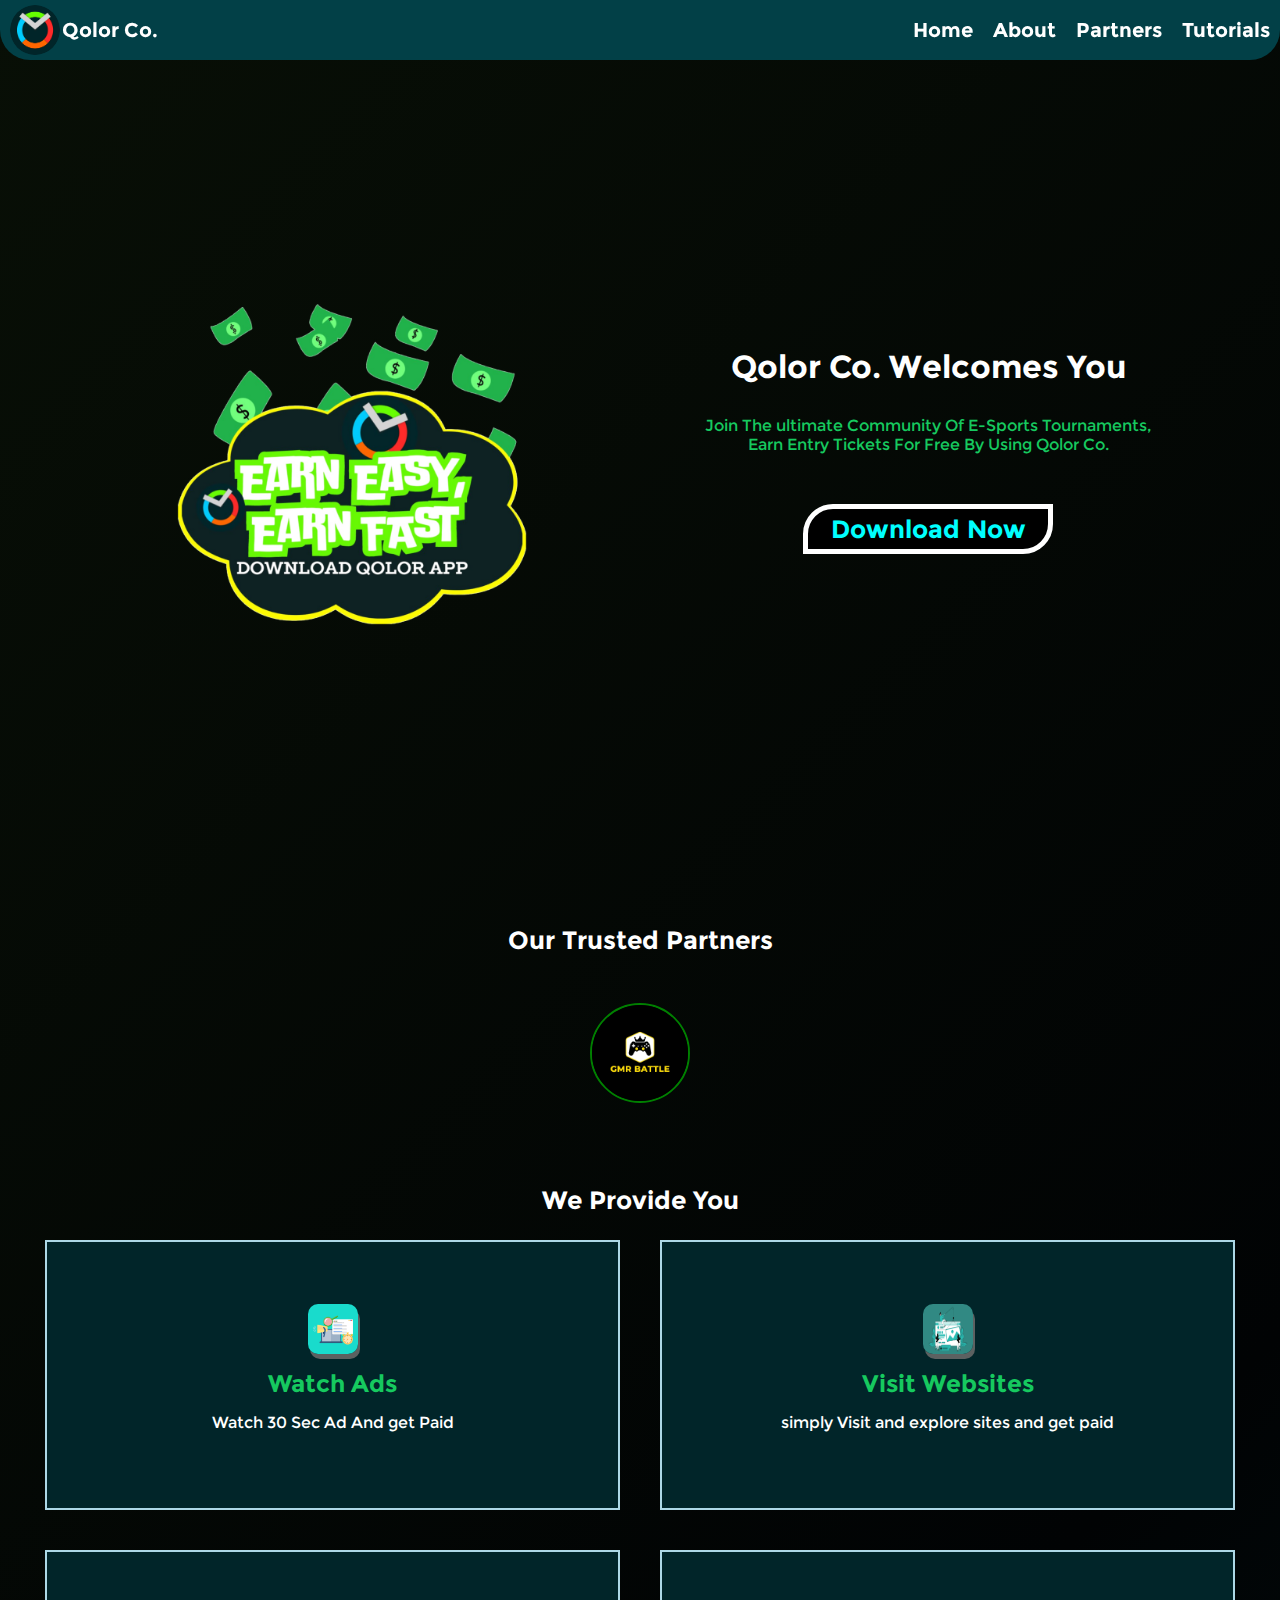
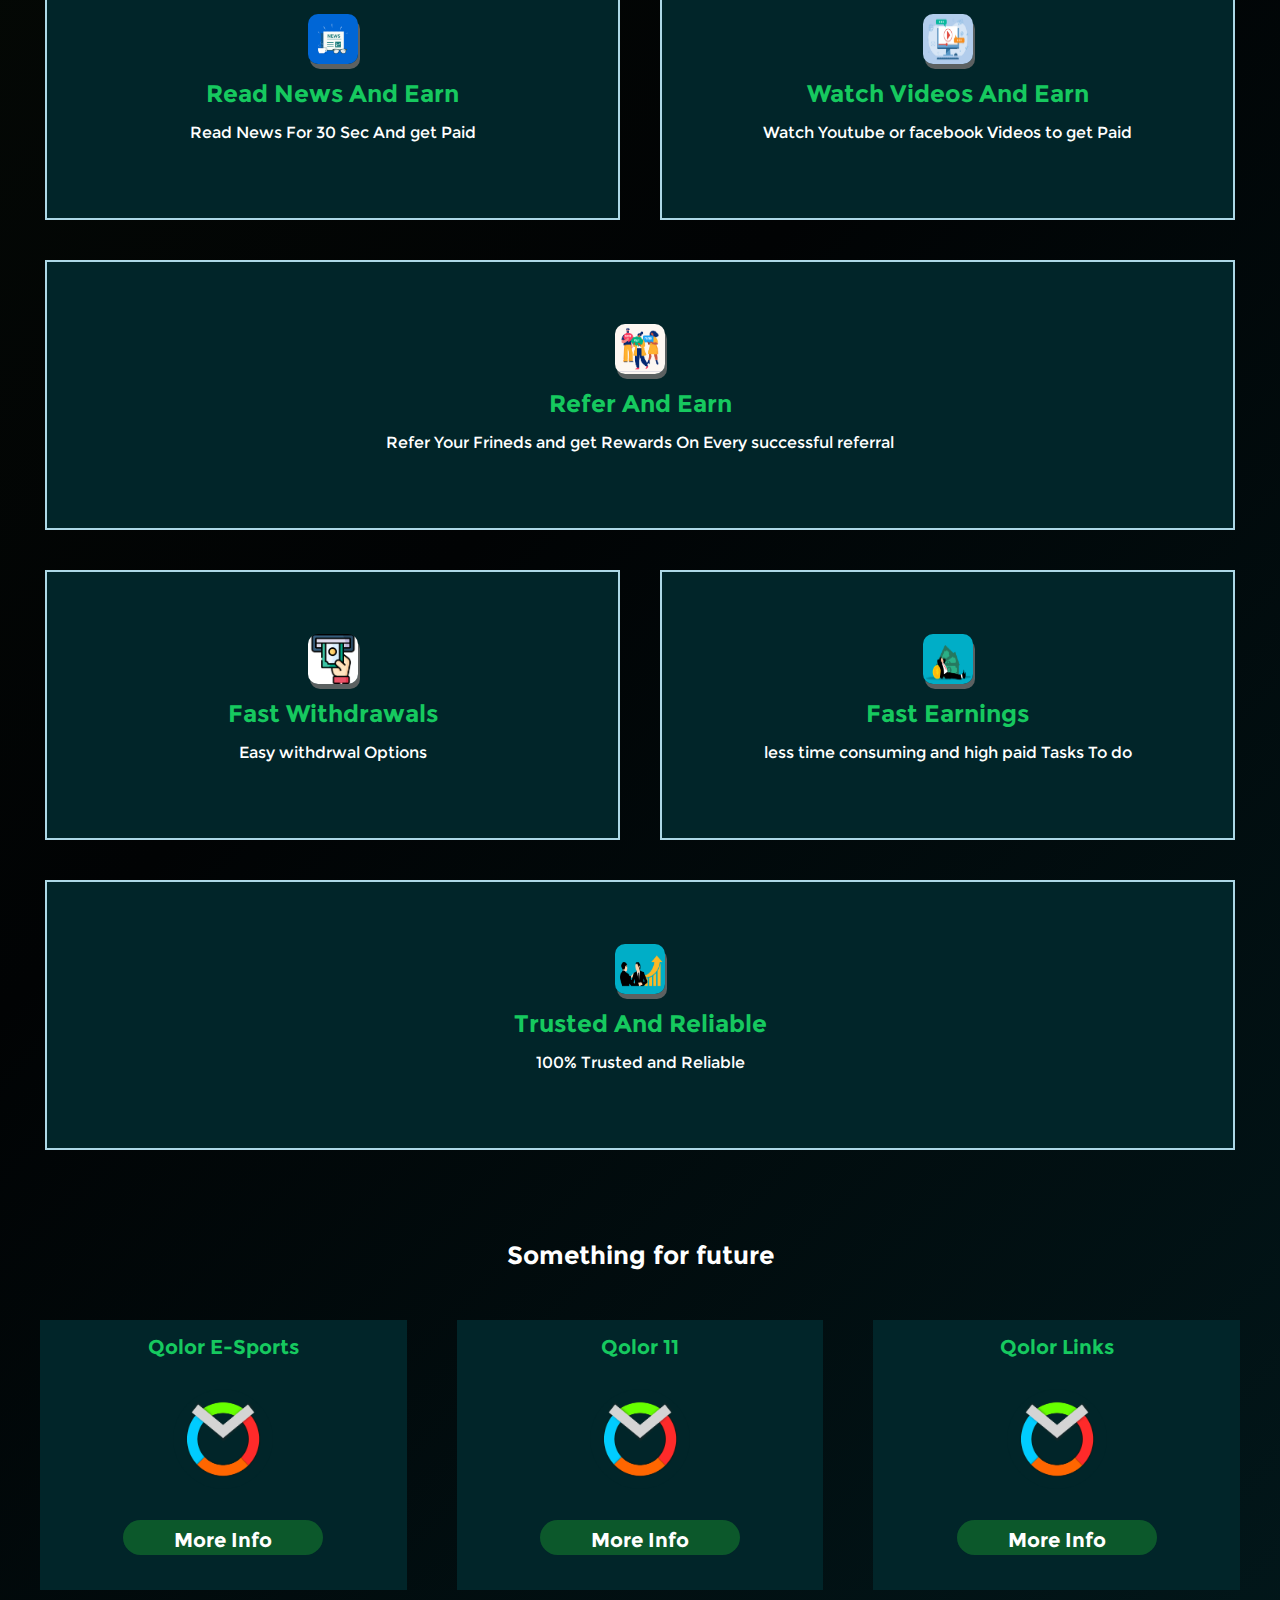
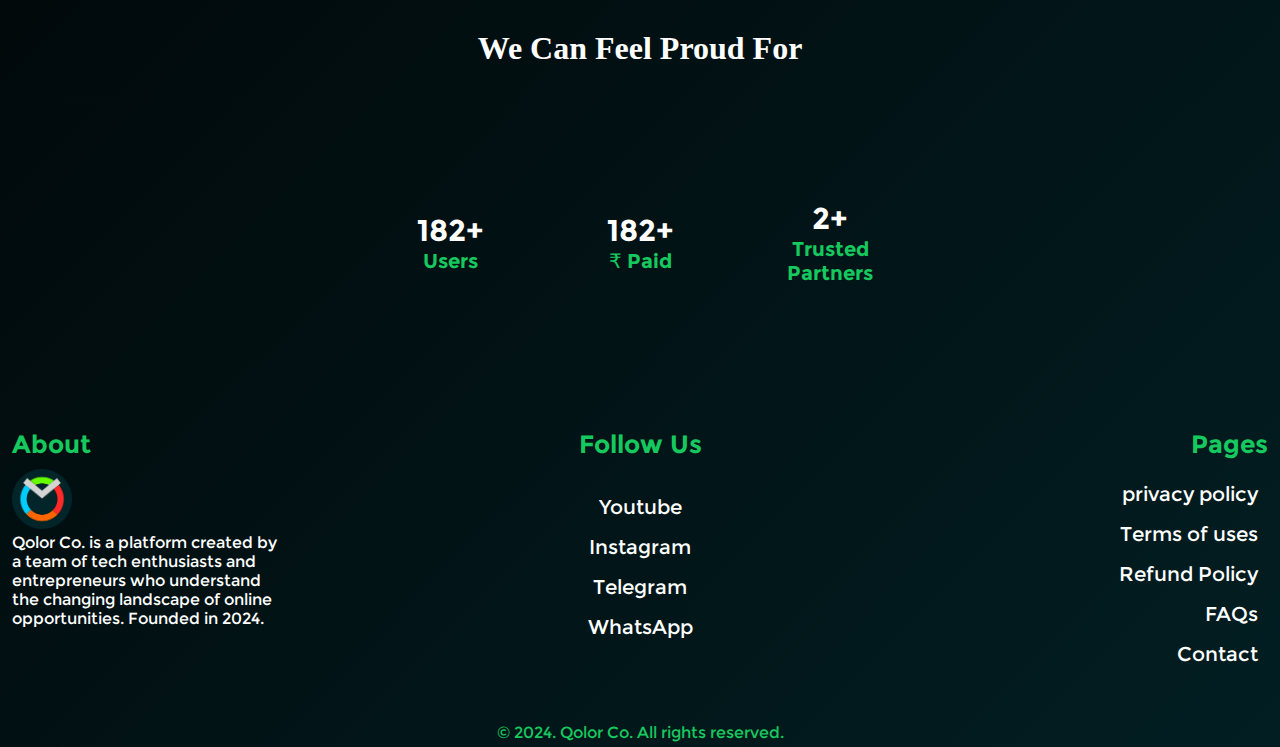
<file: index.html>
<!DOCTYPE html>
<html lang="en">
<head>
    <meta charset="UTF-8">
    <meta name="viewport" content="width=device-width, initial-scale=1.0">
    <link rel="stylesheet" href="style.css">
    <link rel="stylesheet" href="mobile.css">
    <title>Qolor Co.</title>
</head>
<body>
  <div class="container" id="home">
    <div class="nav">
      <div><img src="logo.png" alt="logo loading" class="logo"><span>Qolor Co.</span></div>
      <div class="menu" id="menu" >
        <ul>
          <li><a href="#home">Home</a></li>
          <li><a href="about.html">About</a></li>
          <li><a href="parteners.html">Partners</a></li>
          <li><a href="tutorials.html">Tutorials</a></li>
        </ul>
      </div>
      <h1 class="menu_btn" id="menu_btn">☰</h1>
    </div>
    <div class="content">
      <div class="main_image">
        <img src="poster.png">
      </div>
      <div class="main_content">
        <h1>Qolor Co. Welcomes You</h1>
        <p>Join The ultimate Community Of E-Sports Tournaments,<br>Earn Entry Tickets For Free By Using Qolor Co.
        </p>
        <a href="#" class="download_btn">Download Now</a>
      </div>
    </div>
  </div>
    <div class="partners">
      <h1>Our Trusted Partners</h1>
    <div id="our_parteners">
      <a href="https://gmrbattle.in"><img src="gmr.jpg"></a>
      </div>
  </div>

  <div class="features">
    <h1>We Provide You</h1>
    <div class="features_info">
    <div><img src="ads.png"><h2>Watch Ads</h2><p>Watch 30 Sec Ad And get Paid</p></div>
    <div><img src="website.png"><h2>Visit Websites</h2><p>simply Visit and explore sites and get paid</p></div>
    <div><img src="news.png"><h2>Read News And Earn</h2><p>Read News For 30 Sec And get Paid</p></div>
    <div><img src="video.png"><h2>Watch Videos And Earn</h2><p>Watch Youtube or facebook Videos to get Paid</p></div>
    <div><img src="refer.png"><h2>Refer And Earn</h2><p>Refer Your Frineds and get Rewards On Every successful referral</p></div>
  </div>
    <div class="features_info">
      <div><img src="withdrwal.png"><h2>Fast Withdrawals</h2><p>Easy withdrwal Options</p></div>
      <div><img src="money.png"><h2>Fast Earnings</h2><p>less time consuming and high paid Tasks To do</p></div>
      <div><img src="trust.png"><h2>Trusted And Reliable</h2><p>100% Trusted and Reliable</p></div>
    </div>
  </div>

  <div class="app_info">
  <h1>Something for future</h1>
<div class="future_products">
  <div><h2>Qolor E-Sports</h2><img src="logo.png"><h1 class="fake_btn">More Info</h1><div class="info"><h1>Qolor E-Sports</h1><p>Qolor E-Sports Will Be a ultimate <br>Free App to play E-Sports Tournaments</p></p></div></div>
  <div><h2>Qolor 11</h2><img src="logo.png"><h1 class="fake_btn">More Info</h1><div class="info"><h1>Qolor 11</h1><p>Qolor 11 Will Be a ultimate Free earming  <br>App to play fantasy sports</p></p></div></div>
  <div><h2>Qolor Links</h2><img src="logo.png"><h1 class="fake_btn">More Info</h1><div class="info"><h1>Qolor Links</h1><p>Qolor Links Will Be a ultimate Free earming  <br>Webiste For Publishers</p></p></div></div>
</div>
</div>
<div class="app_num">
<h1>We Can Feel Proud For</h1>
  <div class="app_data">
  <div><h1 id="num" data-val="1000">0</h1><span>Users</span></div>
  <div><h1 id="num" data-val="1000">0</h1><span>₹ Paid</span></div>
  <div><h1 id="num" data-val="3">0</h1><span>Trusted Partners</span></div>
</div>
</div>
</div>
<div class="footer">
<div class="ftinner">
  <h1>About</h1>
  <img src="logo.png">
  <p>Qolor Co. is a platform created by a team of tech enthusiasts and entrepreneurs who understand the changing landscape of online opportunities. Founded in 2024.</p>
</div>
<div class="ftinner">
  <h1>Follow  Us</h1>
  <ul>
    <li><a target="_blank" href="https://www.youtube.com/@Qolor_co">Youtube</a></li>
       <li><a target="_blank" href="https://www.instagram.com/qolorcommunity/">Instagram</a></li>
          <li><a target="_blank" href="https://web.telegram.org/k/#@FastEarningNews">Telegram</a></li>
          <li><a target="_blank" href="https://whatsapp.com/channel/0029VaiAloMBA1f32cVbyX0L">WhatsApp</a></li>
  </ul>
</div> 
<div class="ftinner">
  <h1>Pages</h1>
  <ul>
    <li><a href="privacy.html">privacy policy</a></li>
    <li><a href="terms.html">Terms of uses</a></li>
       <li><a href="refund-p.html">Refund Policy</a></li>
          <li><a href="faqs.html">FAQs</a></li>
          <li><a href="contact.html">Contact</a></li>
  </ul>
</div>
</div>
<div class="main_footer">© 2024. Qolor Co. All rights reserved.</div>

<div id="menu_shutter">
  <ul>
    <li><a  href="#home">Home</a></li>
    <li><a  href="about.html">About</a></li>
    <li><a  href="parteners.html">Partners</a></li>
    <li><a  href="tutorials.html">Tutorials</a></li>
  </ul>
</div>
<script src="script.js"></script>
</body>
</html>
</file>
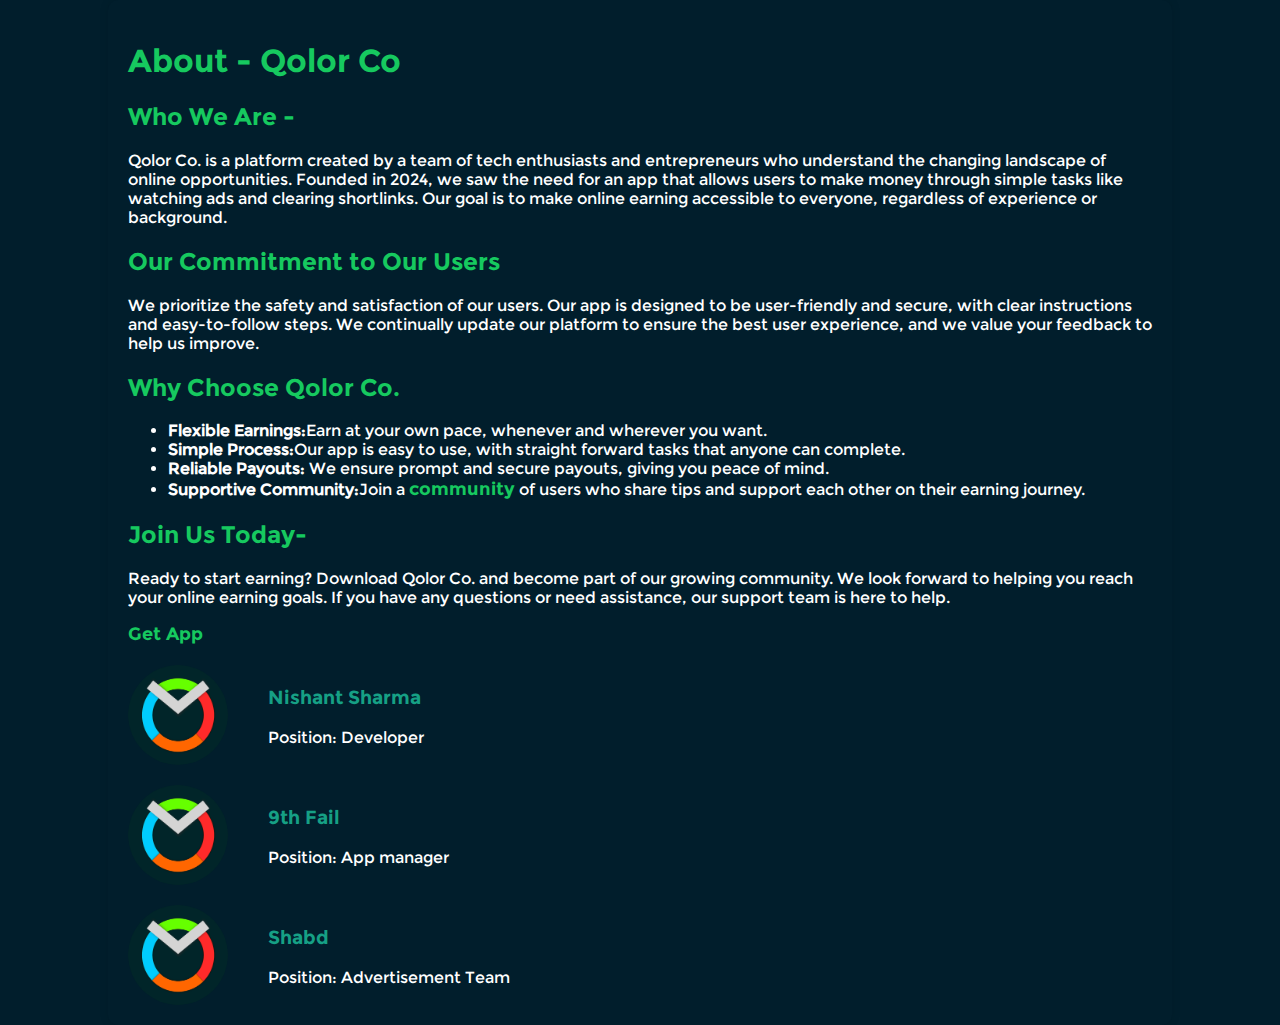
<file: about.html>
<!DOCTYPE html>
<html lang="en">
<head>
    <!-- Google tag (gtag.js) -->
<script async src="https://www.googletagmanager.com/gtag/js?id=G-698756V3SX"></script>
<script>
  window.dataLayer = window.dataLayer || [];
  function gtag(){dataLayer.push(arguments);}
  gtag('js', new Date());

  gtag('config', 'G-698756V3SX');
</script>
    <meta charset="UTF-8">
    <meta name="viewport" content="width=device-width, initial-scale=1.0">
    <title>About - Qolor Co.</title>
    <style>
  
  @font-face {
        font-family: h;
        src: url(appfont2_bold.ttf);
  }
 @font-face{
   font-family:p;
   src:url(appfont2_regular.ttf);
 }
        body {
            margin: 0;
            padding: 0;
            background-color: #011e2c;
        }
        .container {
            width: 80%;
            margin: 0 auto;
            padding: 20px;
            background-color: #011e2c;
            border-radius: 10px;
            box-shadow: 0 0 10px rgba(0, 0, 0, 0.1);
        }
        h2,h1 {
            color: #16C95F;
          font-family:h;
        }
        p ,li{
            color: white;
          font-family:p;
        }
  a{
    color: #16C95F;
    text-decoration:none;
    font-size:18px;
    font-weight:bold;
    font-family:h;
  }
        .section {
            margin-bottom: 20px;
        }
        .section-title {
            font-size: 1.5em;
            color: #2980b9;
            margin-bottom: 10px;
          font-family:h;
        }
        .team {
            display: flex;
            align-items: center;
            margin-top: 20px;
        }
        .team img {
            border-radius: 50%;
            margin-right: 20px;
          height:100px;
          width:100px;
        }
        .team-member {
            margin-left: 20px;
        }
        .team-member h3 {
            color: #16a085;
          font-family:h;
        }
    </style>
</head>
<body>
    <div class="container">
        <h1>About - Qolor Co</h1>
        <div class="section">
          <h2> Who We Are -</h2>

          <p>Qolor Co. is a platform created by a team of tech enthusiasts and entrepreneurs who understand the changing landscape of online opportunities. Founded in 2024, we saw the need for an app that allows users to make money through simple tasks like watching ads and clearing shortlinks. Our goal is to make online earning accessible to everyone, regardless of experience or background.</p>

          <h2>Our Commitment to Our Users</h2>

          <p>We prioritize the safety and satisfaction of our users. Our app is designed to be user-friendly and secure, with clear instructions and easy-to-follow steps. We continually update our platform to ensure the best user experience, and we value your feedback to help us improve.</p>

          <h2>Why Choose Qolor Co.</h2>
          <ul>
            <li><strong> Flexible Earnings:</strong>Earn at your own pace, whenever and wherever you want.</li>
            <li><strong>Simple Process:</strong>Our app is easy to use, with straight forward tasks that anyone can complete. </li>
            <li> <strong>Reliable Payouts: </strong> We ensure prompt and secure payouts, giving you peace of mind.</li>
            <li><strong>Supportive Community:</strong>Join a <a href="https://t.me/FastEarningNews">community</a> of users who share tips and support each other on their earning journey.</li>
          </ul>
          

          <h2>Join Us Today-</h2>

          <p>Ready to start earning? Download Qolor Co. and become part of our growing community. We look forward to helping you reach your online earning goals. If you have any questions or need assistance, our support team is here to help.</p>
          <a href="https://qolor-co.netlify.app">Get App</a>
        </div>
        <div class="team">
            <img src="logo.png" alt="Team Member Photo">
            <div class="team-member">
                <h3>Nishant Sharma</h3>
                <p>Position: Developer</p>
                </div>
        </div>
        <div class="team">
            <img src="logo.png" alt="Team Member Photo">
            <div class="team-member">
                <h3>9th Fail</h3>
                <p>Position: App manager</p>
                </div>
        </div>
        <div class="team">
            <img src="logo.png" alt="Team Member Photo">
            <div class="team-member">
                <h3>Shabd</h3>
                <p>Position: Advertisement Team</p>
                </div>
        </div>
    </div>
</body>
</html>
</file>
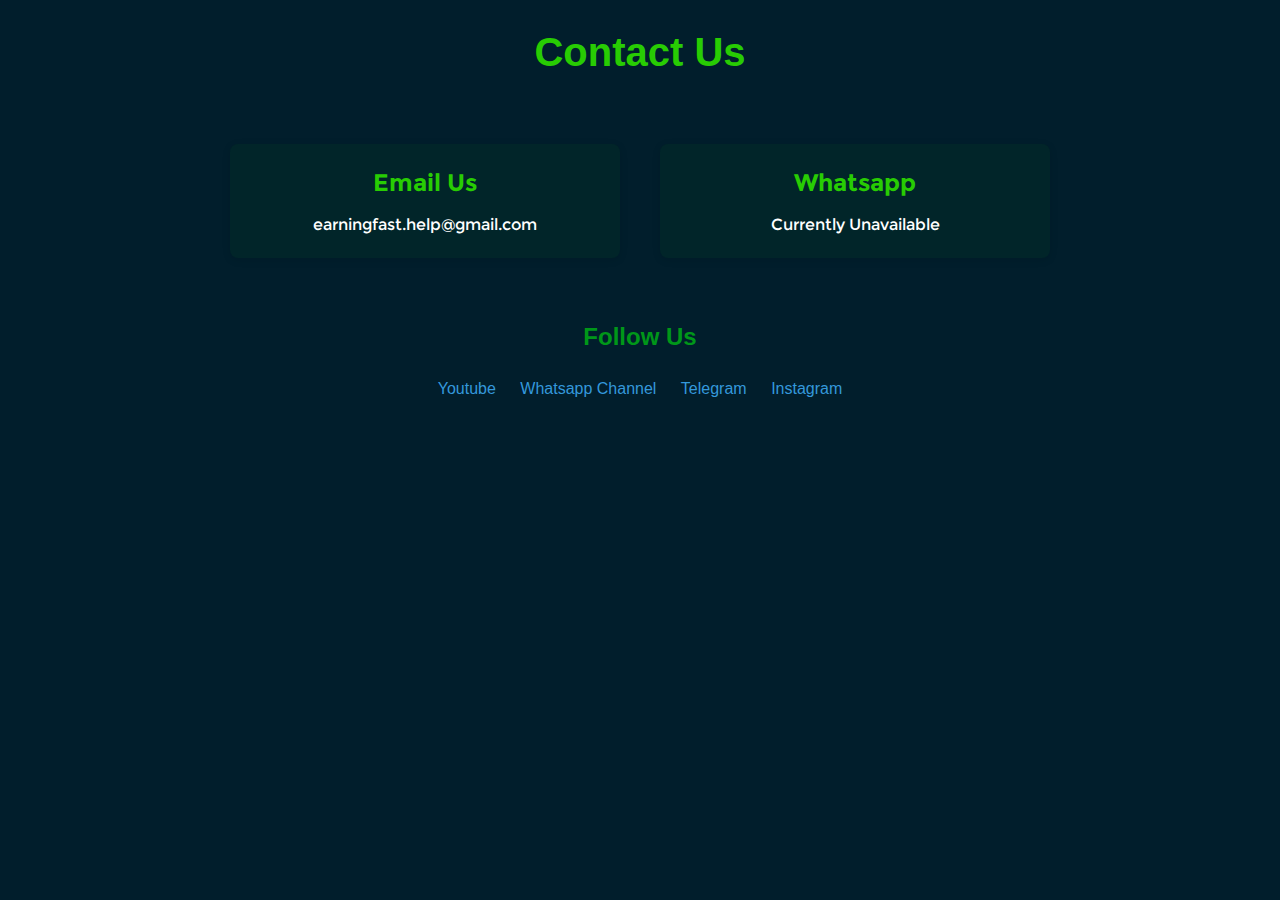
<file: contact.html>
<!DOCTYPE html>
<html lang="en">
<head>
  <meta charset="UTF-8">
  <meta name="viewport" content="width=device-width, initial-scale=1.0">
  <meta http-equiv="X-UA-Compatible" content="ie=edge">
  <title>Contact Us</title>
  <style>
  @font-face {
            font-family: h;
            src: url(appfont2_bold.ttf);
        }
        @font-face {
            font-family: p;
            src: url(appfont2_regular.ttf);
        }
* {
  margin: 0;
  padding: 0;
  box-sizing: border-box;
}

body {
  font-family: Arial, sans-serif;
  line-height: 1.6;
  background: #011e2c;
}

.contact-container {
  max-width: 900px;
  margin: 0 auto;
  padding: 20px;
  height:100vh;
}

header {
  text-align: center;
  margin-bottom: 40px;
}

header h1 {
  font-size: 2.5rem;
  color:#28CC03;
}

.contact-info {
 display:flex;
 align-items:center;
 justify-content:center;
 flex-wrap: wrap;
  margin-bottom: 40px;
}

.contact-item {
  background-color: #012529;
  padding: 20px;
  border-radius: 8px;
  box-shadow: 0 2px 8px rgba(0, 0, 0, 0.1);
  flex: 1 1 45%;
  text-align:center;
  margin:20px;
}

.contact-item h2 {
  font-size: 1.5rem;
  margin-bottom: 10px;
  color: #28CC03;
  font-family:h;
}

.contact-item p {
  font-size: 1rem;
  color:white;
  font-family:p;
}

.contact-item a {
  text-decoration: none;
  color:white;
  font-family:p;
}

.contact-item a:hover {
  text-decoration: underline;
}

.social-media {
  text-align: center;
}

.social-media h2 {
  font-size: 1.5rem;
  margin-bottom: 20px;
  color: #009719;
}

.social-media ul {
  list-style-type: none;
}

.social-media li {
  display: inline;
  margin: 0 10px;
}

.social-media a {
  text-decoration: none;
  font-size: 1rem;
  color: #3498db;
}

.social-media a:hover {
  text-decoration: underline;
}

@media (max-width: 768px) {
  .contact-info {
    grid-template-columns: 1fr 1fr;
  }
}

@media (max-width: 480px) {
  .contact-info {
    grid-template-columns: 1fr;
  }
}

  </style>
</head>
<body>
  <div class="contact-container">
    <header>
      <h1>Contact Us</h1>
    </header>

    <section class="contact-info">
      
      <div class="contact-item">
        <h2>Email Us</h2>
        <p><a href="mailto:earningfast.help@gmail.com">earningfast.help@gmail.com</a></p>
      </div>

      <div class="contact-item">
        <h2>Whatsapp</h2>
        <p>Currently Unavailable</p>
      </div>
    </section>

    <section class="social-media">
      <h2>Follow Us</h2>
      <ul>
        <li><a href="https://www.youtube.com/@Qolor_co" target="_blank">Youtube</a></li>
        <li><a href="https://whatsapp.com/channel/0029VaiAloMBA1f32cVbyX0L" target="_blank">Whatsapp Channel</a></li>
        <li><a href="https://telegram.com/@FastEarningNews" target="_blank">Telegram</a></li>
        <li><a href="https://linkedin.com" target="_blank">Instagram</a></li>
      </ul>
    </section>
  </div>
</body>
</html>
</file>
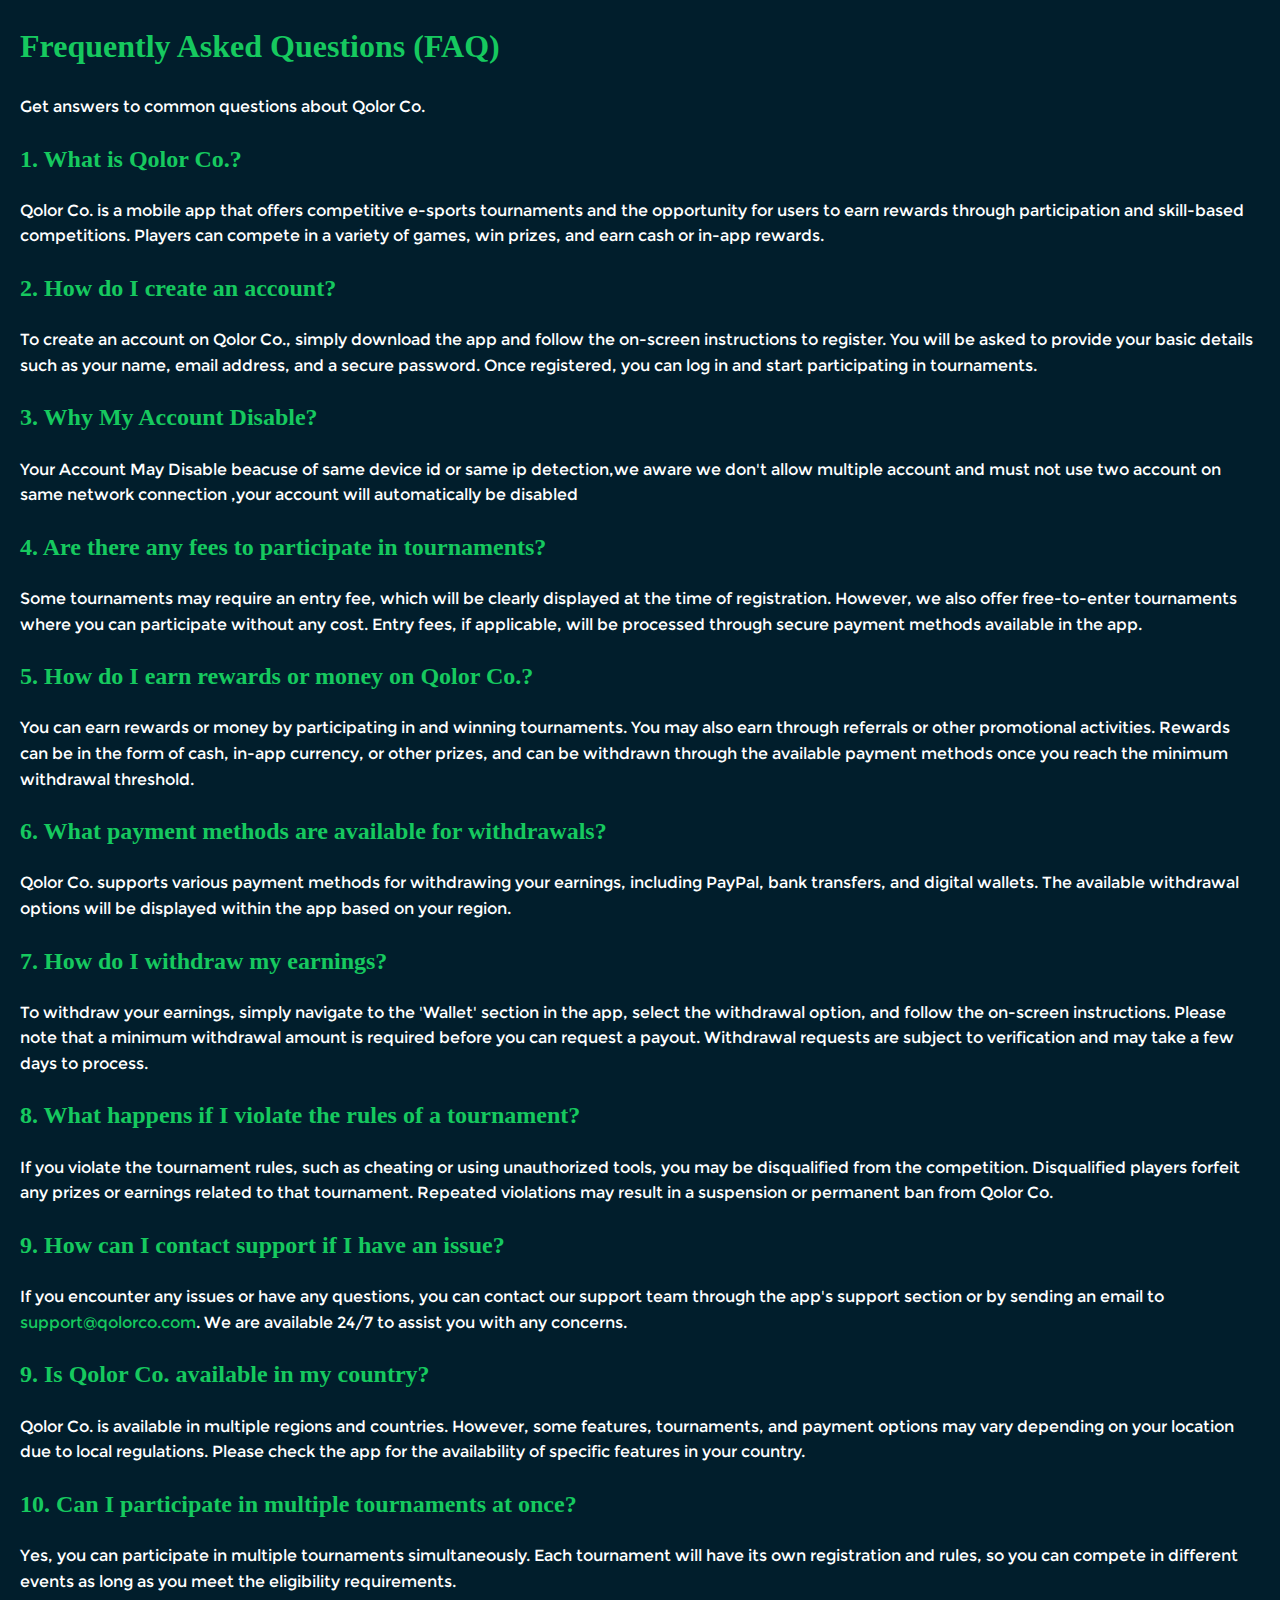
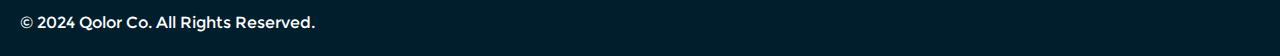
<file: faqs.html>
<!DOCTYPE html>
<html lang="en">
<head>
    <meta charset="UTF-8">
    <meta name="viewport" content="width=device-width, initial-scale=1.0">
    <meta http-equiv="X-UA-Compatible" content="ie=edge">
    <title>FAQ - Qolor Co.</title>
    <style>
     <!DOCTYPE html>
<html lang="en">
<head>
    <meta charset="UTF-8">
    <meta name="viewport" content="width=device-width, initial-scale=1.0">
    <meta http-equiv="X-UA-Compatible" content="ie=edge">
    <title>FAQ - Qolor Co.</title>
    <style>
        @font-face {
        font-family: h;
        src: url(appfont2_bold.ttf);
  }
 @font-face{
   font-family:p;
   src:url(appfont2_regular.ttf);
 }
        body {
            font-family: Arial, sans-serif;
            line-height: 1.6;
            margin: 20px;
            background:#011e2c;
        }
        h1, h2, h3 {
            color:#16C95F;
            font-family:h;
        }
        p{
            color:white;
            font-family:p;
        }
        a {
            color: #16C95F;
            text-decoration: none;
            font-family:p;
        }
        a:hover {
            text-decoration: underline;
        }
        .content {
            max-width: 800px;
            margin: auto;
        }
        ul li{
            color:white;
            font-family:p;
        }
    </style>
</head>
<body>
<header>
    <h1>Frequently Asked Questions (FAQ)</h1>
    <p>Get answers to common questions about Qolor Co.</p>
</header>

<main>
    <div class="faq-section">
        <h2>1. What is Qolor Co.?</h2>
        <p>Qolor Co. is a mobile app that offers competitive e-sports tournaments and the opportunity for users to earn rewards through participation and skill-based competitions. Players can compete in a variety of games, win prizes, and earn cash or in-app rewards.</p>
    </div>

    <div class="faq-section">
        <h2>2. How do I create an account?</h2>
        <p>To create an account on Qolor Co., simply download the app and follow the on-screen instructions to register. You will be asked to provide your basic details such as your name, email address, and a secure password. Once registered, you can log in and start participating in tournaments.</p>
    </div>
    <div class="faq-section">
        <h2>3. Why My Account Disable?</h2>
        <p>Your Account May Disable beacuse of same device id or same ip detection,we aware we don't allow multiple account and must not use two account on same network connection ,your account will automatically be disabled</p>
    </div>

    <div class="faq-section">
        <h2>4. Are there any fees to participate in tournaments?</h2>
        <p>Some tournaments may require an entry fee, which will be clearly displayed at the time of registration. However, we also offer free-to-enter tournaments where you can participate without any cost. Entry fees, if applicable, will be processed through secure payment methods available in the app.</p>
    </div>

    <div class="faq-section">
        <h2>5. How do I earn rewards or money on Qolor Co.?</h2>
        <p>You can earn rewards or money by participating in and winning tournaments. You may also earn through referrals or other promotional activities. Rewards can be in the form of cash, in-app currency, or other prizes, and can be withdrawn through the available payment methods once you reach the minimum withdrawal threshold.</p>
    </div>

    <div class="faq-section">
        <h2>6. What payment methods are available for withdrawals?</h2>
        <p>Qolor Co. supports various payment methods for withdrawing your earnings, including PayPal, bank transfers, and digital wallets. The available withdrawal options will be displayed within the app based on your region.</p>
    </div>

    <div class="faq-section">
        <h2>7. How do I withdraw my earnings?</h2>
        <p>To withdraw your earnings, simply navigate to the 'Wallet' section in the app, select the withdrawal option, and follow the on-screen instructions. Please note that a minimum withdrawal amount is required before you can request a payout. Withdrawal requests are subject to verification and may take a few days to process.</p>
    </div>

    <div class="faq-section">
        <h2>8. What happens if I violate the rules of a tournament?</h2>
        <p>If you violate the tournament rules, such as cheating or using unauthorized tools, you may be disqualified from the competition. Disqualified players forfeit any prizes or earnings related to that tournament. Repeated violations may result in a suspension or permanent ban from Qolor Co.</p>
    </div>

    <div class="faq-section">
        <h2>9. How can I contact support if I have an issue?</h2>
        <p>If you encounter any issues or have any questions, you can contact our support team through the app's support section or by sending an email to <a href="mailto:support@qolorco.com">support@qolorco.com</a>. We are available 24/7 to assist you with any concerns.</p>
    </div>

    <div class="faq-section">
        <h2>9. Is Qolor Co. available in my country?</h2>
        <p>Qolor Co. is available in multiple regions and countries. However, some features, tournaments, and payment options may vary depending on your location due to local regulations. Please check the app for the availability of specific features in your country.</p>
    </div>

    <div class="faq-section">
        <h2>10. Can I participate in multiple tournaments at once?</h2>
        <p>Yes, you can participate in multiple tournaments simultaneously. Each tournament will have its own registration and rules, so you can compete in different events as long as you meet the eligibility requirements.</p>
    </div>
</main>

<footer>
    <p>&copy; 2024 Qolor Co. All Rights Reserved.</p>
</footer>

</body>
</html>
</file>
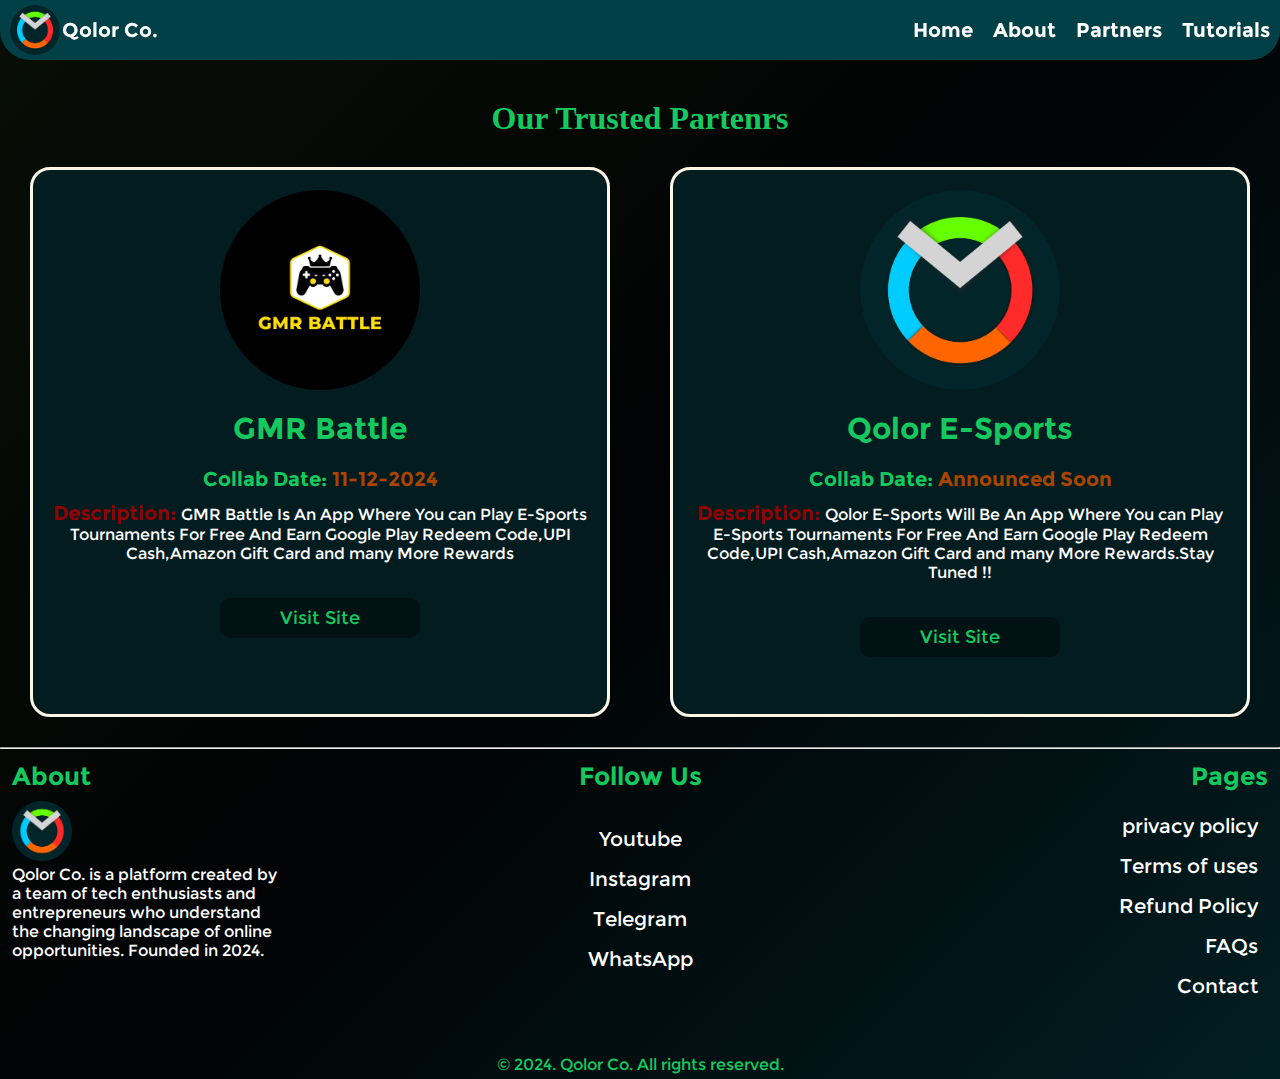
<file: parteners.html>
<!DOCTYPE html>
<html lang="en">
<head>
    <meta charset="UTF-8">
    <meta name="viewport" content="width=device-width, initial-scale=1.0">
    <title>Qolor Co. Partners</title>
    <link rel="stylesheet" href="style.css">
    <link rel="stylesheet" href="mobile.css">
    
</head>
<body>
    <div class="nav">
        <div><img src="logo.png" alt="logo loading" class="logo"><span>Qolor Co.</span></div>
        <div class="menu" id="menu" >
          <ul>
            <li><a href="index.html">Home</a></li>
            <li><a href="about.html">About</a></li>
            <li><a href="parteners.html">Partners</a></li>
            <li><a href="tutorials.html">Tutorials</a></li>
          </ul>
        </div>
        <h1 class="menu_btn" id="menu_btn">☰</h1>
      </div>
    <div class="main">
        <h1>Our Trusted Partenrs</h1>
        <div class="ptnr_box">
            <div class="partenrs"><img src="gmr.jpg"><h2>GMR Battle</h2><lable>Collab Date: <span>11-12-2024</span></lable><p><span>Description: </span> GMR Battle Is An App Where You can Play E-Sports Tournaments For Free And Earn Google Play Redeem Code,UPI Cash,Amazon Gift Card and many More Rewards</p><a target="_blank"href="https://gmrbattle.in">Visit Site</a></div>
           <div class="partenrs"><img src="logo.png"><h2>Qolor E-Sports</h2><lable>Collab Date: <span>Announced Soon</span></lable><p><span>Description: </span>Qolor E-Sports Will Be An App Where You can Play E-Sports Tournaments For Free And Earn Google Play Redeem Code,UPI Cash,Amazon Gift Card and many More Rewards.Stay Tuned !!</p><a target="_blank" href="https://gmrbattle.in">Visit Site</a></div>
        </div>

    </div>
    <hr>
    <div class="footer">
      <div class="ftinner">
        <h1>About</h1>
        <img src="logo.png">
        <p>Qolor Co. is a platform created by a team of tech enthusiasts and entrepreneurs who understand the changing landscape of online opportunities. Founded in 2024.</p>
      </div>
      <div class="ftinner">
        <h1>Follow  Us</h1>
        <ul>
          <li><a target="_blank" href="https://www.youtube.com/@Qolor_co">Youtube</a></li>
             <li><a target="_blank" href="https://www.instagram.com/qolorcommunity/">Instagram</a></li>
                <li><a target="_blank" href="https://web.telegram.org/k/#@FastEarningNews">Telegram</a></li>
                <li><a target="_blank" href="https://whatsapp.com/channel/0029VaiAloMBA1f32cVbyX0L">WhatsApp</a></li>
        </ul>
      </div> 
      <div class="ftinner">
        <h1>Pages</h1>
        <ul>
          <li><a href="privacy.html">privacy policy</a></li>
          <li><a href="terms.html">Terms of uses</a></li>
             <li><a href="refund-p.html">Refund Policy</a></li>
                <li><a href="faqs.html">FAQs</a></li>
                <li><a href="contact.html">Contact</a></li>
        </ul>
      </div>
      </div>
      <div class="main_footer">© 2024. Qolor Co. All rights reserved.</div>
    <div id="menu_shutter">
        <ul>
          <li><a  href="index.html">Home</a></li>
          <li><a  href="about.html">About</a></li>
          <li><a  href="parteners.html">Partners</a></li>
          <li><a  href="tutorials.html">Tutorials</a></li>
        </ul>
      </div>
      <script src="script.js"></script>
</body>
</html>
</file>
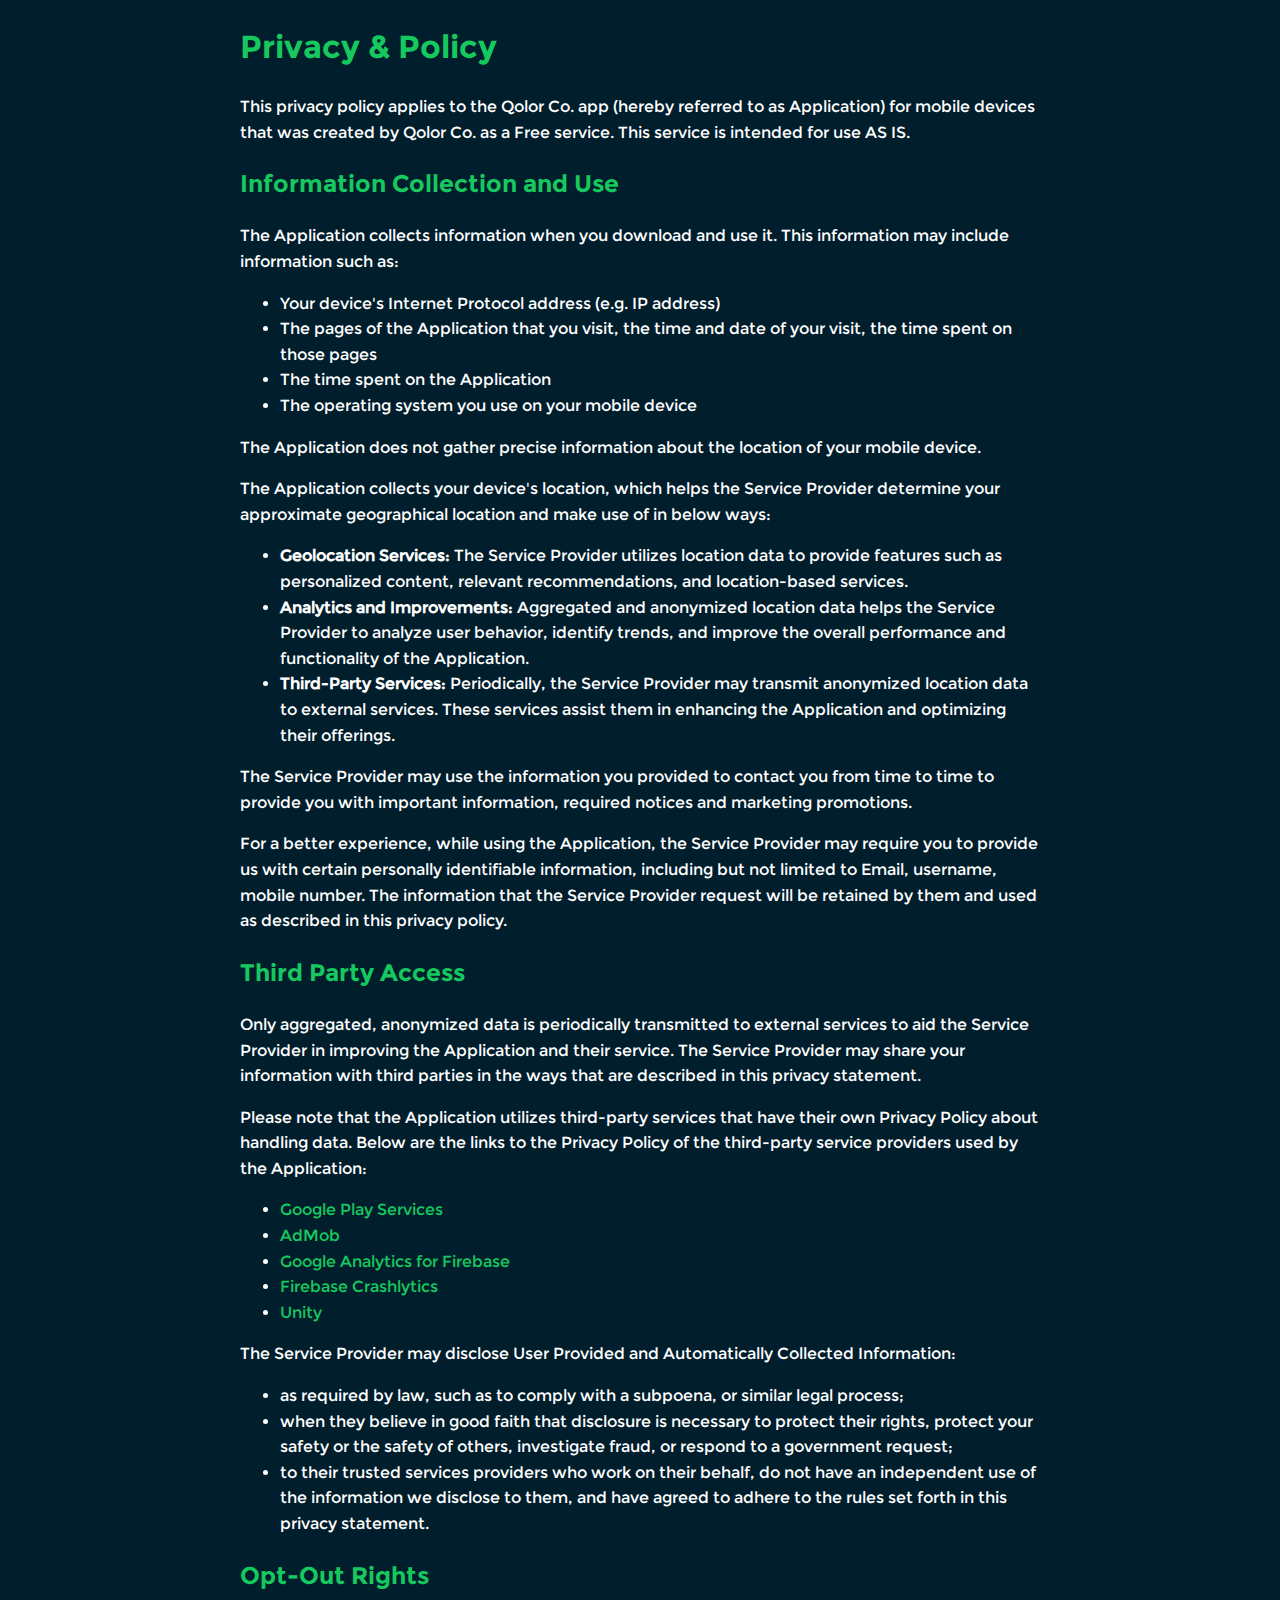
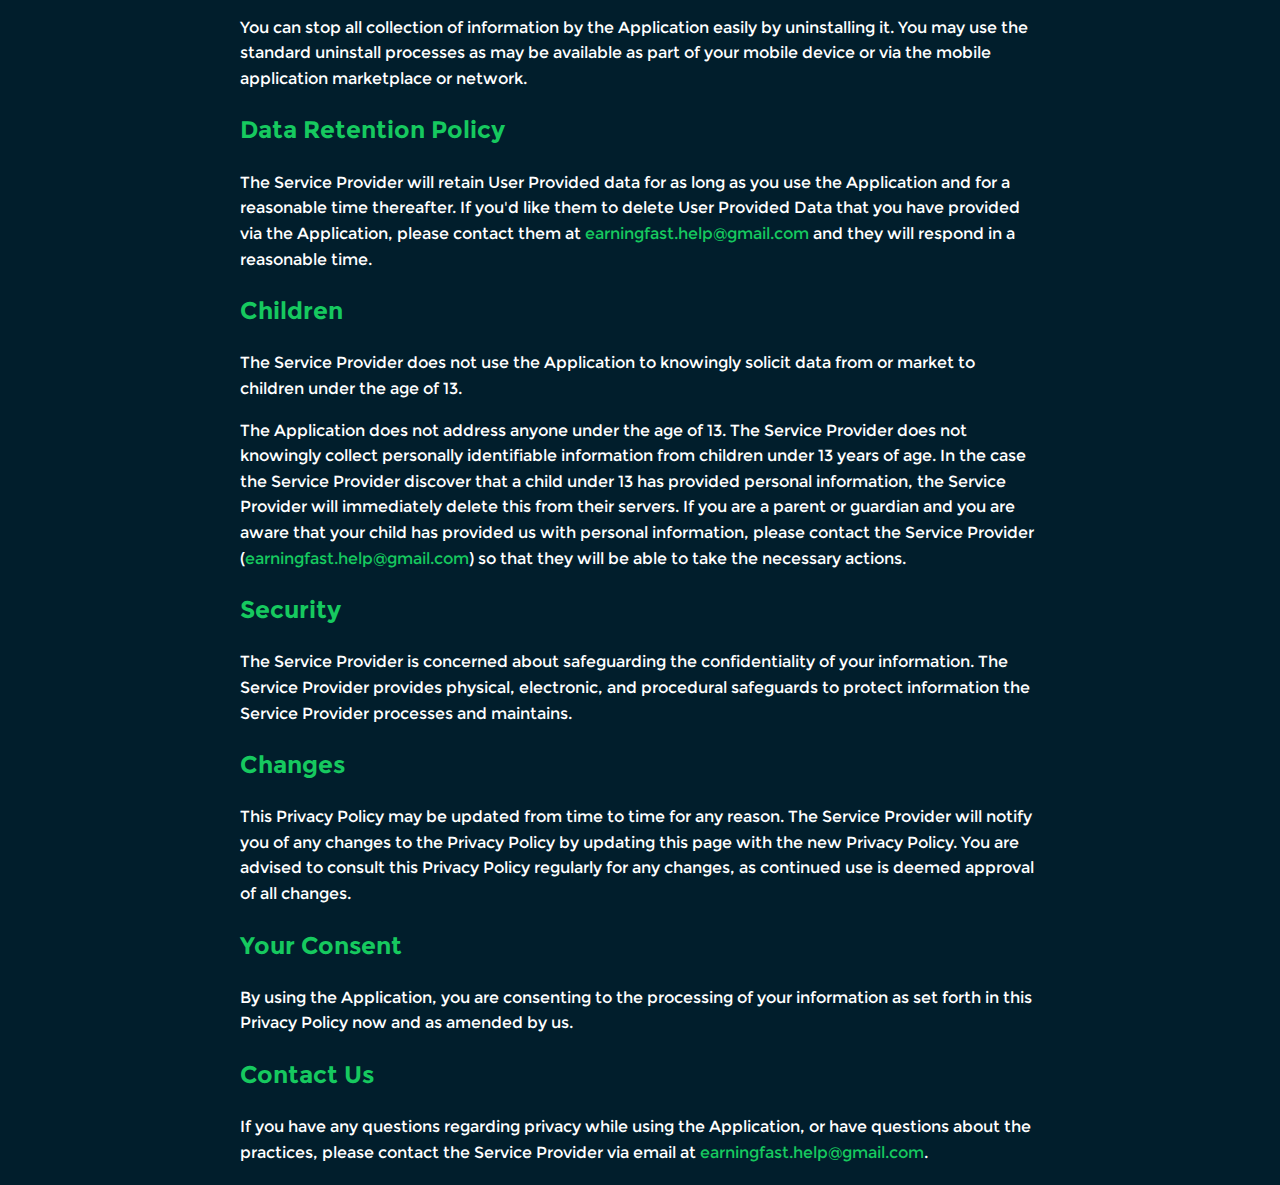
<file: privacy.html>
<!DOCTYPE html>
<html lang="en">
<head> 
    <meta charset="UTF-8">
    <meta name="viewport" content="width=device-width, initial-scale=1.0">
    <title>Privacy Policy - Qolor Co.</title>
    <style>
        @font-face {
        font-family: h;
        src: url(appfont2_bold.ttf);
  }
 @font-face{
   font-family:p;
   src:url(appfont2_regular.ttf);
 }
        body {
            font-family: Arial, sans-serif;
            line-height: 1.6;
            margin: 20px;
            background:#011e2c;
        }
        h1, h2, h3 {
            color:#16C95F;
            font-family:h;
        }
        p{
            color:white;
            font-family:p;
        }
        a {
            color: #16C95F;
            text-decoration: none;
            font-family:p;
        }
        a:hover {
            text-decoration: underline;
        }
        .content {
            max-width: 800px;
            margin: auto;
        }
        ul li{
            color:white;
            font-family:p;
        }
    </style>
    <!-- Google tag (gtag.js) -->
<script async src="https://www.googletagmanager.com/gtag/js?id=G-698756V3SX"></script>
<script>
  window.dataLayer = window.dataLayer || [];
  function gtag(){dataLayer.push(arguments);}
  gtag('js', new Date());

  gtag('config', 'G-698756V3SX');
</script>
</head>
<body>
    <div class="content">
        <h1>Privacy & Policy</h1>
        <p>This privacy policy applies to the Qolor Co. app (hereby referred to as Application) for mobile devices that was created by Qolor Co. as a Free service. This service is intended for use AS IS.</p>

        <h2>Information Collection and Use</h2>
        <p>The Application collects information when you download and use it. This information may include information such as:</p>
        <ul>
            <li>Your device's Internet Protocol address (e.g. IP address)</li>
            <li>The pages of the Application that you visit, the time and date of your visit, the time spent on those pages</li>
            <li>The time spent on the Application</li>
            <li>The operating system you use on your mobile device</li>
        </ul>
        <p>The Application does not gather precise information about the location of your mobile device.</p>
        <p>The Application collects your device's location, which helps the Service Provider determine your approximate geographical location and make use of in below ways:</p>
        <ul>
            <li><strong>Geolocation Services:</strong> The Service Provider utilizes location data to provide features such as personalized content, relevant recommendations, and location-based services.</li>
            <li><strong>Analytics and Improvements:</strong> Aggregated and anonymized location data helps the Service Provider to analyze user behavior, identify trends, and improve the overall performance and functionality of the Application.</li>
            <li><strong>Third-Party Services:</strong> Periodically, the Service Provider may transmit anonymized location data to external services. These services assist them in enhancing the Application and optimizing their offerings.</li>
        </ul>
        <p>The Service Provider may use the information you provided to contact you from time to time to provide you with important information, required notices and marketing promotions.</p>
        <p>For a better experience, while using the Application, the Service Provider may require you to provide us with certain personally identifiable information, including but not limited to Email, username, mobile number. The information that the Service Provider request will be retained by them and used as described in this privacy policy.</p>

        <h2>Third Party Access</h2>
        <p>Only aggregated, anonymized data is periodically transmitted to external services to aid the Service Provider in improving the Application and their service. The Service Provider may share your information with third parties in the ways that are described in this privacy statement.</p>
        <p>Please note that the Application utilizes third-party services that have their own Privacy Policy about handling data. Below are the links to the Privacy Policy of the third-party service providers used by the Application:</p>
        <ul>
            <li><a href="https://www.google.com/policies/privacy/">Google Play Services</a></li>
            <li><a href="https://support.google.com/admob/answer/6128543?hl=en">AdMob</a></li>
            <li><a href="https://firebase.google.com/support/privacy">Google Analytics for Firebase</a></li>
            <li><a href="https://firebase.google.com/support/privacy">Firebase Crashlytics</a></li>
            <li><a href="https://unity3d.com/legal/privacy-policy">Unity</a></li>
        </ul>
        <p>The Service Provider may disclose User Provided and Automatically Collected Information:</p>
        <ul>
            <li>as required by law, such as to comply with a subpoena, or similar legal process;</li>
            <li>when they believe in good faith that disclosure is necessary to protect their rights, protect your safety or the safety of others, investigate fraud, or respond to a government request;</li>
            <li>to their trusted services providers who work on their behalf, do not have an independent use of the information we disclose to them, and have agreed to adhere to the rules set forth in this privacy statement.</li>
        </ul>

        <h2>Opt-Out Rights</h2>
        <p>You can stop all collection of information by the Application easily by uninstalling it. You may use the standard uninstall processes as may be available as part of your mobile device or via the mobile application marketplace or network.</p>

        <h2>Data Retention Policy</h2>
        <p>The Service Provider will retain User Provided data for as long as you use the Application and for a reasonable time thereafter. If you'd like them to delete User Provided Data that you have provided via the Application, please contact them at <a href="mailto:earningfast.help@gmail.com">earningfast.help@gmail.com</a> and they will respond in a reasonable time.</p>

        <h2>Children</h2>
        <p>The Service Provider does not use the Application to knowingly solicit data from or market to children under the age of 13.</p>
        <p>The Application does not address anyone under the age of 13. The Service Provider does not knowingly collect personally identifiable information from children under 13 years of age. In the case the Service Provider discover that a child under 13 has provided personal information, the Service Provider will immediately delete this from their servers. If you are a parent or guardian and you are aware that your child has provided us with personal information, please contact the Service Provider (<a href="mailto:earningfast.help@gmail.com">earningfast.help@gmail.com</a>) so that they will be able to take the necessary actions.</p>

        <h2>Security</h2>
        <p>The Service Provider is concerned about safeguarding the confidentiality of your information. The Service Provider provides physical, electronic, and procedural safeguards to protect information the Service Provider processes and maintains.</p>

        <h2>Changes</h2>
        <p>This Privacy Policy may be updated from time to time for any reason. The Service Provider will notify you of any changes to the Privacy Policy by updating this page with the new Privacy Policy. You are advised to consult this Privacy Policy regularly for any changes, as continued use is deemed approval of all changes.</p>

        <h2>Your Consent</h2>
        <p>By using the Application, you are consenting to the processing of your information as set forth in this Privacy Policy now and as amended by us.</p>

        <h2>Contact Us</h2>
        <p>If you have any questions regarding privacy while using the Application, or have questions about the practices, please contact the Service Provider via email at <a href="mailto: earningfast.help@gmail.com">earningfast.help@gmail.com</a>.</p>
    </div>
</body>
</html>
</file>
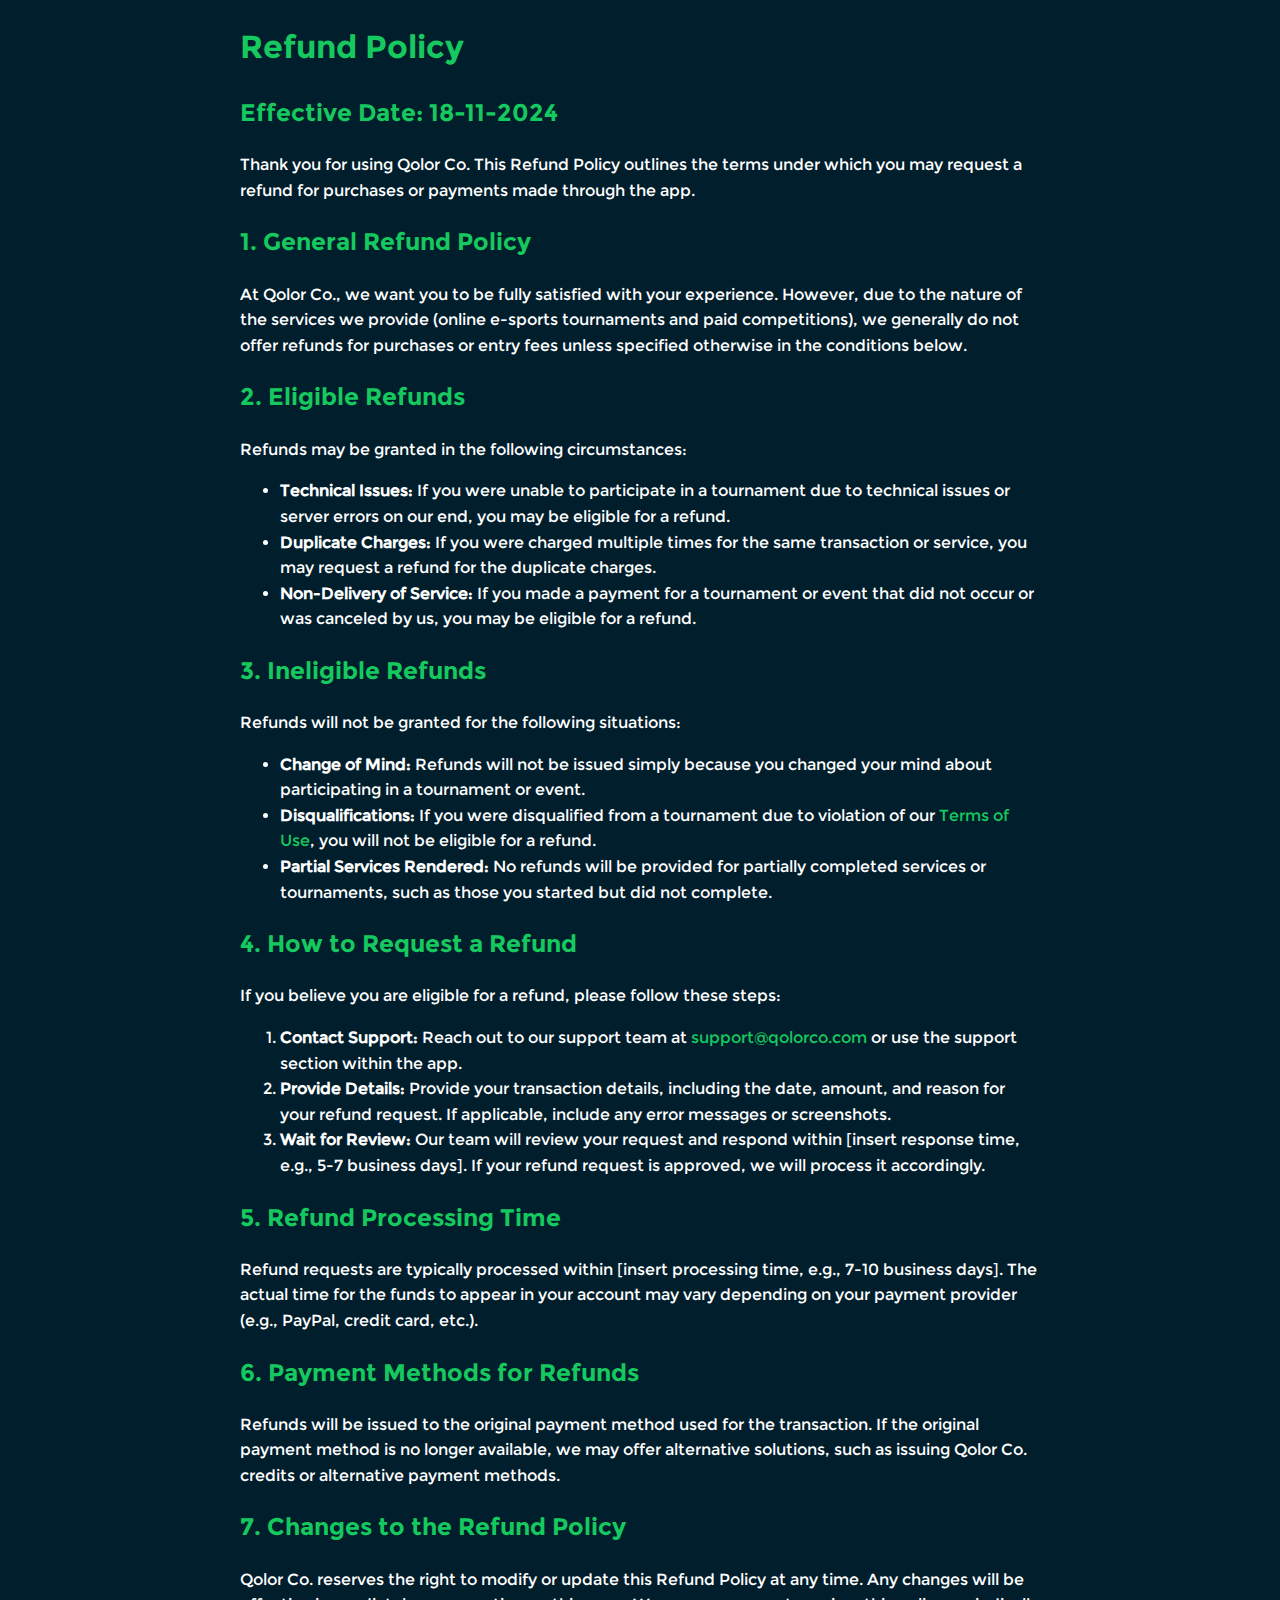
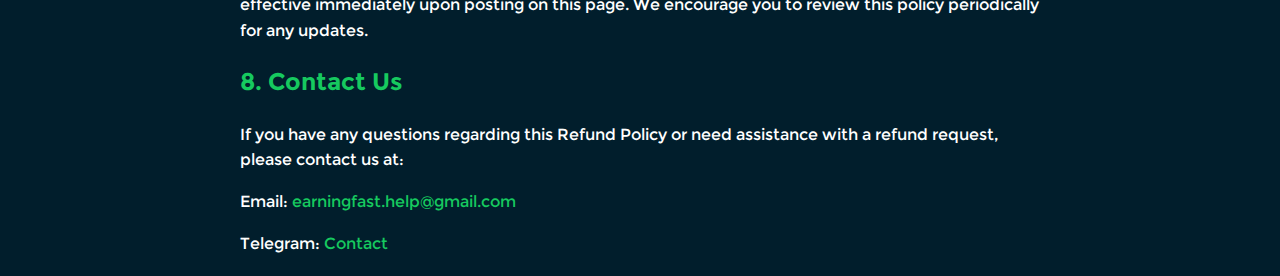
<file: refund-p.html>
<!DOCTYPE html>
<html lang="en">
<head>
    <meta charset="UTF-8">
    <meta name="viewport" content="width=device-width, initial-scale=1.0">
    <meta http-equiv="X-UA-Compatible" content="ie=edge">
    <title>Refund Policy - Qolor Co.</title>
    <style>
        @font-face {
            font-family: h;
            src: url(appfont2_bold.ttf);
        }
        @font-face {
            font-family: p;
            src: url(appfont2_regular.ttf);
        }
        body {
            font-family: Arial, sans-serif;
            line-height: 1.6;
            margin: 20px;
            background: #011e2c;
        }
        h1, h2, h3 {
            color: #16C95F;
            font-family: h;
        }
        p {
            color: white;
            font-family: p;
        }
        a {
            color: #16C95F;
            text-decoration: none;
            font-family: p;
        }
        a:hover {
            text-decoration: underline;
        }
        .content {
            max-width: 800px;
            margin: auto;
        }
        ul li,ol li{
            color: white;
            font-family: p;
        }
    </style>
</head>
<body>

<div class="content">
    <h1>Refund Policy</h1>
    
    <h2>Effective Date: 18-11-2024</h2>
    
    <p>Thank you for using Qolor Co. This Refund Policy outlines the terms under which you may request a refund for purchases or payments made through the app.</p>
    
    <h2>1. General Refund Policy</h2>
    <p>At Qolor Co., we want you to be fully satisfied with your experience. However, due to the nature of the services we provide (online e-sports tournaments and paid competitions), we generally do not offer refunds for purchases or entry fees unless specified otherwise in the conditions below.</p>

    <h2>2. Eligible Refunds</h2>
    <p>Refunds may be granted in the following circumstances:</p>
    <ul>
        <li><strong>Technical Issues:</strong> If you were unable to participate in a tournament due to technical issues or server errors on our end, you may be eligible for a refund.</li>
        <li><strong>Duplicate Charges:</strong> If you were charged multiple times for the same transaction or service, you may request a refund for the duplicate charges.</li>
        <li><strong>Non-Delivery of Service:</strong> If you made a payment for a tournament or event that did not occur or was canceled by us, you may be eligible for a refund.</li>
    </ul>

    <h2>3. Ineligible Refunds</h2>
    <p>Refunds will not be granted for the following situations:</p>
    <ul>
        <li><strong>Change of Mind:</strong> Refunds will not be issued simply because you changed your mind about participating in a tournament or event.</li>
        <li><strong>Disqualifications:</strong> If you were disqualified from a tournament due to violation of our <a href="terms.html" target="_blank">Terms of Use</a>, you will not be eligible for a refund.</li>
        <li><strong>Partial Services Rendered:</strong> No refunds will be provided for partially completed services or tournaments, such as those you started but did not complete.</li>
    </ul>

    <h2>4. How to Request a Refund</h2>
    <p>If you believe you are eligible for a refund, please follow these steps:</p>
    <ol>
        <li><strong>Contact Support:</strong> Reach out to our support team at <a href="mailto:support@qolorco.com">support@qolorco.com</a> or use the support section within the app.</li>
        <li><strong>Provide Details:</strong> Provide your transaction details, including the date, amount, and reason for your refund request. If applicable, include any error messages or screenshots.</li>
        <li><strong>Wait for Review:</strong> Our team will review your request and respond within [insert response time, e.g., 5-7 business days]. If your refund request is approved, we will process it accordingly.</li>
    </ol>

    <h2>5. Refund Processing Time</h2>
    <p>Refund requests are typically processed within [insert processing time, e.g., 7-10 business days]. The actual time for the funds to appear in your account may vary depending on your payment provider (e.g., PayPal, credit card, etc.).</p>

    <h2>6. Payment Methods for Refunds</h2>
    <p>Refunds will be issued to the original payment method used for the transaction. If the original payment method is no longer available, we may offer alternative solutions, such as issuing Qolor Co. credits or alternative payment methods.</p>

    <h2>7. Changes to the Refund Policy</h2>
    <p>Qolor Co. reserves the right to modify or update this Refund Policy at any time. Any changes will be effective immediately upon posting on this page. We encourage you to review this policy periodically for any updates.</p>

    <h2>8. Contact Us</h2>
    <p>If you have any questions regarding this Refund Policy or need assistance with a refund request, please contact us at:</p>
    <p>Email: <a href="mailto:earningfast.help@gmail.com">earningfast.help@gmail.com</a></p>
    <p>Telegram: <a href="https://t.me/ninthfail" target="_blank">Contact</a></p>
</div>

</body>
</html>
</file>
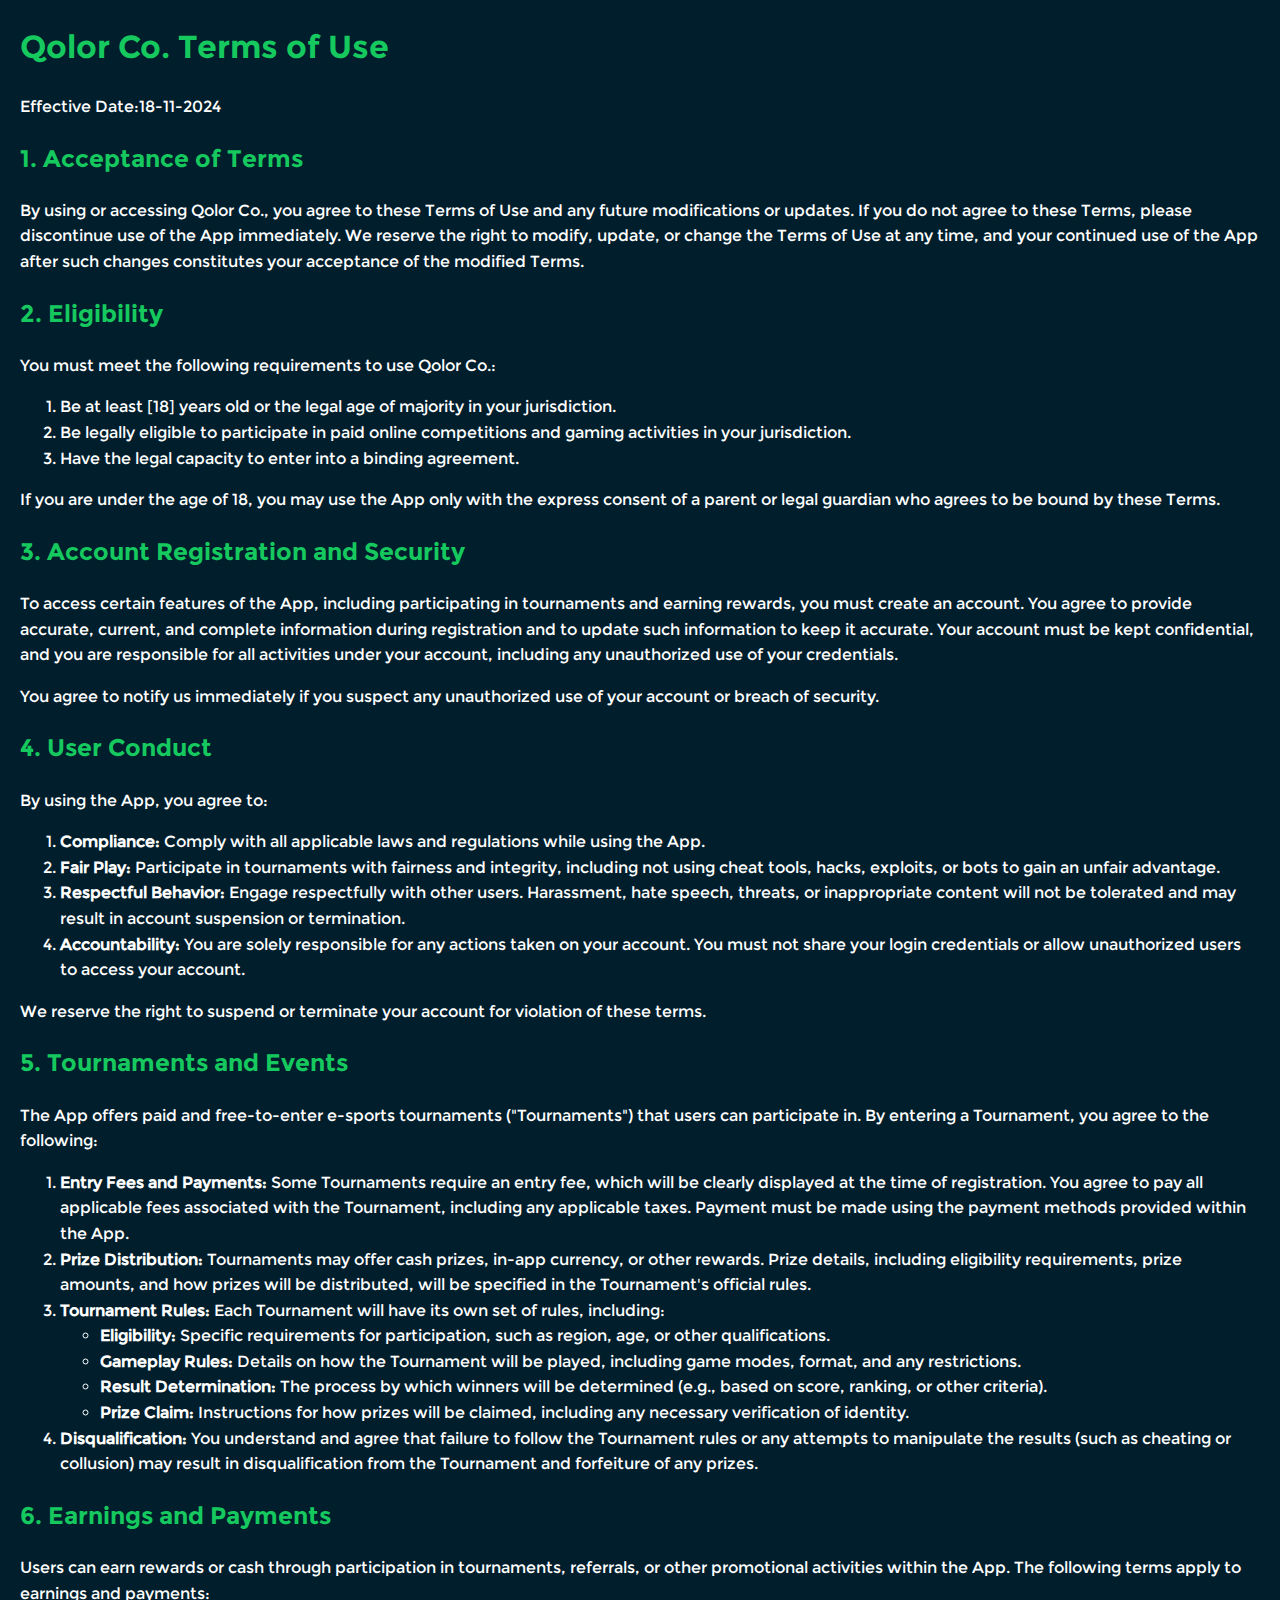
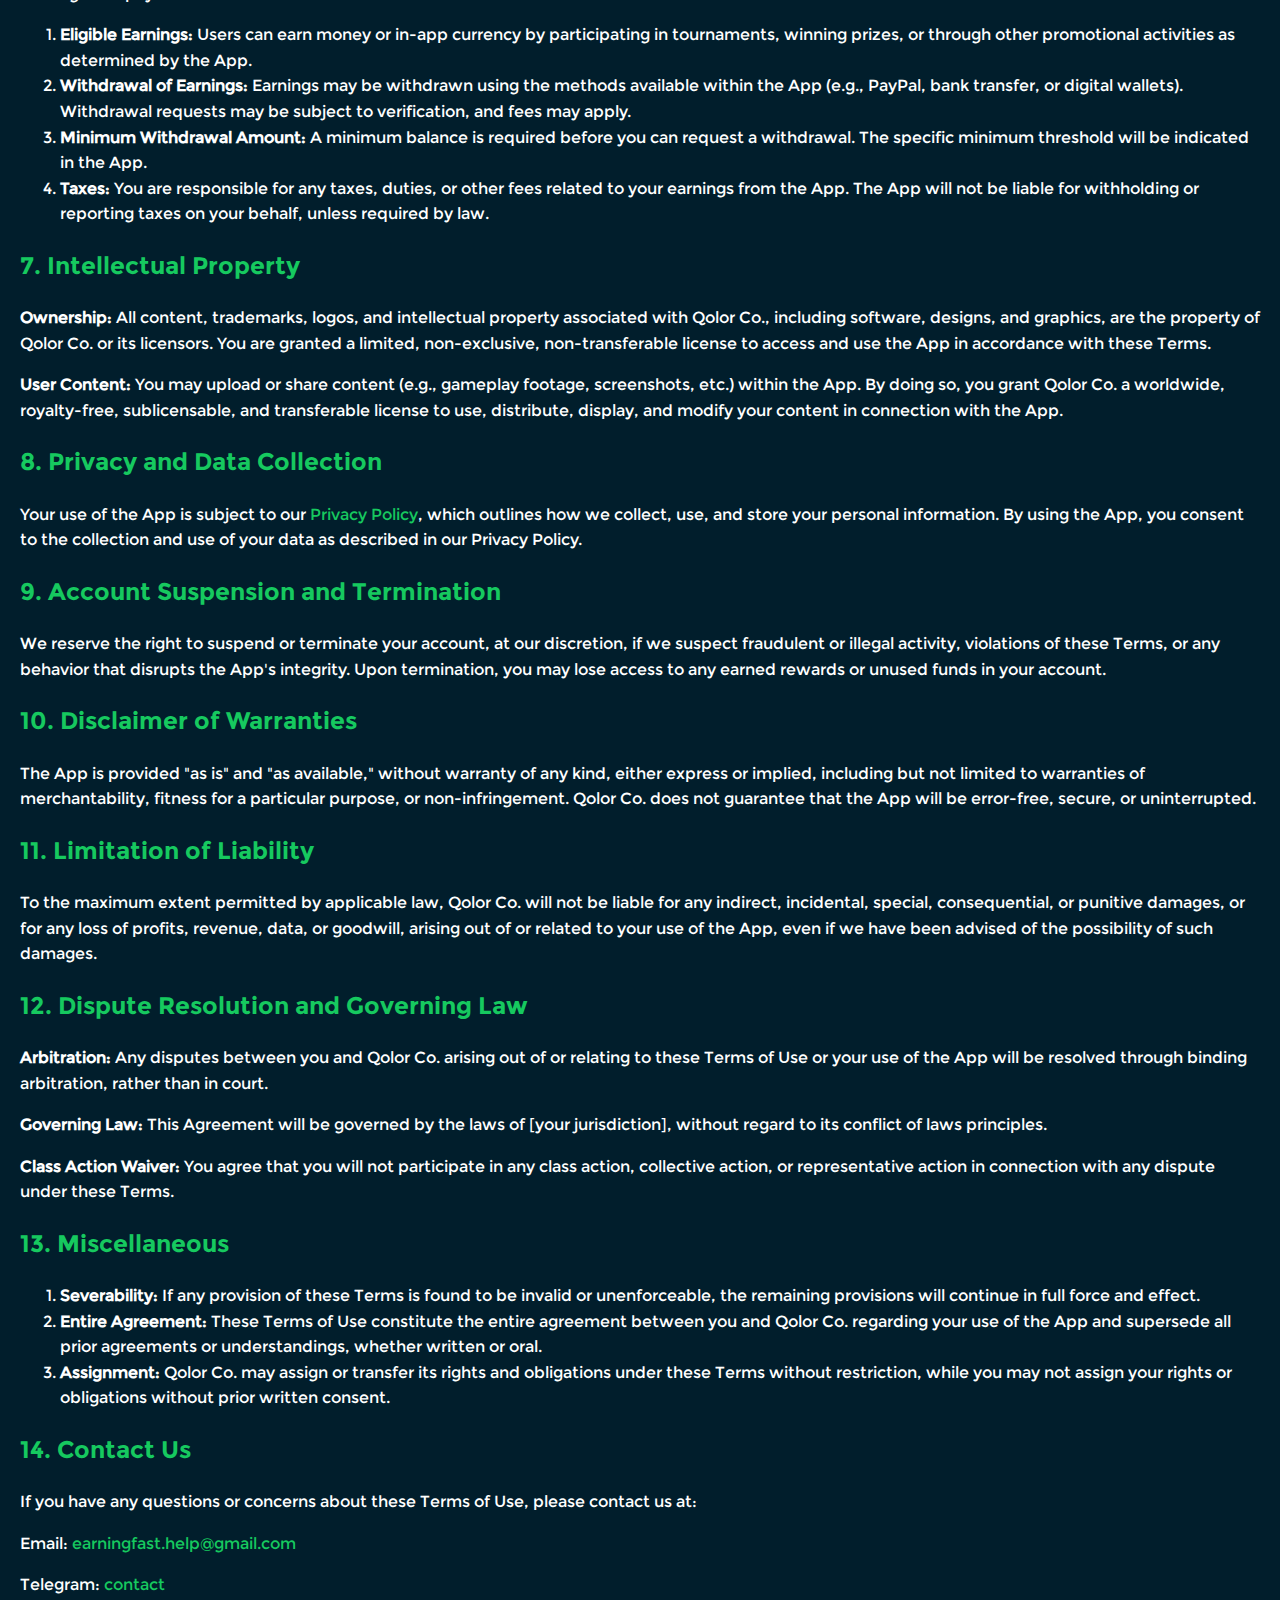
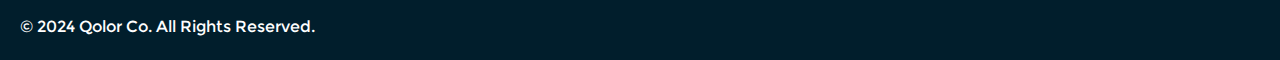
<file: terms.html>
<!DOCTYPE html>
<html lang="en">
<head>
    <meta charset="UTF-8">
    <meta name="viewport" content="width=device-width, initial-scale=1.0">
    <meta http-equiv="X-UA-Compatible" content="ie=edge">
    <title>Terms of Use - Qolor Co.</title>
    <style>

@font-face {
        font-family: h;
        src: url(appfont2_bold.ttf);
  }
 @font-face{
   font-family:p;
   src:url(appfont2_regular.ttf);
 }
        body {
            font-family: Arial, sans-serif;
            line-height: 1.6;
            margin: 20px;
            background:#011e2c;
        }
        h1, h2, h3 {
            color:#16C95F;
            font-family:h;
        }
        p{
            color:white;
            font-family:p;
        }
        a {
            color: #16C95F;
            text-decoration: none;
            font-family:p;
        }
        a:hover {
            text-decoration: underline;
        }
        .content {
            max-width: 800px;
            margin: auto;
        }
        ol li{
            color:white;
            font-family:p;
        }
    </style>
</head>
<body>

<header>
    <h1>Qolor Co. Terms of Use</h1>
    <p>Effective Date:18-11-2024</p>
</header>

<main>
    <h2>1. Acceptance of Terms</h2>
    <p>By using or accessing Qolor Co., you agree to these Terms of Use and any future modifications or updates. If you do not agree to these Terms, please discontinue use of the App immediately. We reserve the right to modify, update, or change the Terms of Use at any time, and your continued use of the App after such changes constitutes your acceptance of the modified Terms.</p>

    <h2>2. Eligibility</h2>
    <p>You must meet the following requirements to use Qolor Co.:</p>
    <ol>
        <li>Be at least [18] years old or the legal age of majority in your jurisdiction.</li>
        <li>Be legally eligible to participate in paid online competitions and gaming activities in your jurisdiction.</li>
        <li>Have the legal capacity to enter into a binding agreement.</li>
    </ol>
    <p>If you are under the age of 18, you may use the App only with the express consent of a parent or legal guardian who agrees to be bound by these Terms.</p>

    <h2>3. Account Registration and Security</h2>
    <p>To access certain features of the App, including participating in tournaments and earning rewards, you must create an account. You agree to provide accurate, current, and complete information during registration and to update such information to keep it accurate. Your account must be kept confidential, and you are responsible for all activities under your account, including any unauthorized use of your credentials.</p>
    <p>You agree to notify us immediately if you suspect any unauthorized use of your account or breach of security.</p>

    <h2>4. User Conduct</h2>
    <p>By using the App, you agree to:</p>
    <ol>
        <li><strong>Compliance:</strong> Comply with all applicable laws and regulations while using the App.</li>
        <li><strong>Fair Play:</strong> Participate in tournaments with fairness and integrity, including not using cheat tools, hacks, exploits, or bots to gain an unfair advantage.</li>
        <li><strong>Respectful Behavior:</strong> Engage respectfully with other users. Harassment, hate speech, threats, or inappropriate content will not be tolerated and may result in account suspension or termination.</li>
        <li><strong>Accountability:</strong> You are solely responsible for any actions taken on your account. You must not share your login credentials or allow unauthorized users to access your account.</li>
    </ol>
    <p>We reserve the right to suspend or terminate your account for violation of these terms.</p>

    <h2>5. Tournaments and Events</h2>
    <p>The App offers paid and free-to-enter e-sports tournaments ("Tournaments") that users can participate in. By entering a Tournament, you agree to the following:</p>
    <ol>
        <li><strong>Entry Fees and Payments:</strong> Some Tournaments require an entry fee, which will be clearly displayed at the time of registration. You agree to pay all applicable fees associated with the Tournament, including any applicable taxes. Payment must be made using the payment methods provided within the App.</li>
        <li><strong>Prize Distribution:</strong> Tournaments may offer cash prizes, in-app currency, or other rewards. Prize details, including eligibility requirements, prize amounts, and how prizes will be distributed, will be specified in the Tournament's official rules.</li>
        <li><strong>Tournament Rules:</strong> Each Tournament will have its own set of rules, including:
            <ul>
                <li><strong>Eligibility:</strong> Specific requirements for participation, such as region, age, or other qualifications.</li>
                <li><strong>Gameplay Rules:</strong> Details on how the Tournament will be played, including game modes, format, and any restrictions.</li>
                <li><strong>Result Determination:</strong> The process by which winners will be determined (e.g., based on score, ranking, or other criteria).</li>
                <li><strong>Prize Claim:</strong> Instructions for how prizes will be claimed, including any necessary verification of identity.</li>
            </ul>
        </li>
        <li><strong>Disqualification:</strong> You understand and agree that failure to follow the Tournament rules or any attempts to manipulate the results (such as cheating or collusion) may result in disqualification from the Tournament and forfeiture of any prizes.</li>
    </ol>

    <h2>6. Earnings and Payments</h2>
    <p>Users can earn rewards or cash through participation in tournaments, referrals, or other promotional activities within the App. The following terms apply to earnings and payments:</p>
    <ol>
        <li><strong>Eligible Earnings:</strong> Users can earn money or in-app currency by participating in tournaments, winning prizes, or through other promotional activities as determined by the App.</li>
        <li><strong>Withdrawal of Earnings:</strong> Earnings may be withdrawn using the methods available within the App (e.g., PayPal, bank transfer, or digital wallets). Withdrawal requests may be subject to verification, and fees may apply.</li>
        <li><strong>Minimum Withdrawal Amount:</strong> A minimum balance is required before you can request a withdrawal. The specific minimum threshold will be indicated in the App.</li>
        <li><strong>Taxes:</strong> You are responsible for any taxes, duties, or other fees related to your earnings from the App. The App will not be liable for withholding or reporting taxes on your behalf, unless required by law.</li>
    </ol>

    <h2>7. Intellectual Property</h2>
    <p><strong>Ownership:</strong> All content, trademarks, logos, and intellectual property associated with Qolor Co., including software, designs, and graphics, are the property of Qolor Co. or its licensors. You are granted a limited, non-exclusive, non-transferable license to access and use the App in accordance with these Terms.</p>
    <p><strong>User Content:</strong> You may upload or share content (e.g., gameplay footage, screenshots, etc.) within the App. By doing so, you grant Qolor Co. a worldwide, royalty-free, sublicensable, and transferable license to use, distribute, display, and modify your content in connection with the App.</p>

    <h2>8. Privacy and Data Collection</h2>
    <p>Your use of the App is subject to our <a href="privacy.html">Privacy Policy</a>, which outlines how we collect, use, and store your personal information. By using the App, you consent to the collection and use of your data as described in our Privacy Policy.</p>

    <h2>9. Account Suspension and Termination</h2>
    <p>We reserve the right to suspend or terminate your account, at our discretion, if we suspect fraudulent or illegal activity, violations of these Terms, or any behavior that disrupts the App's integrity. Upon termination, you may lose access to any earned rewards or unused funds in your account.</p>

    <h2>10. Disclaimer of Warranties</h2>
    <p>The App is provided "as is" and "as available," without warranty of any kind, either express or implied, including but not limited to warranties of merchantability, fitness for a particular purpose, or non-infringement. Qolor Co. does not guarantee that the App will be error-free, secure, or uninterrupted.</p>

    <h2>11. Limitation of Liability</h2>
    <p>To the maximum extent permitted by applicable law, Qolor Co. will not be liable for any indirect, incidental, special, consequential, or punitive damages, or for any loss of profits, revenue, data, or goodwill, arising out of or related to your use of the App, even if we have been advised of the possibility of such damages.</p>

    <h2>12. Dispute Resolution and Governing Law</h2>
    <p><strong>Arbitration:</strong> Any disputes between you and Qolor Co. arising out of or relating to these Terms of Use or your use of the App will be resolved through binding arbitration, rather than in court.</p>
    <p><strong>Governing Law:</strong> This Agreement will be governed by the laws of [your jurisdiction], without regard to its conflict of laws principles.</p>
    <p><strong>Class Action Waiver:</strong> You agree that you will not participate in any class action, collective action, or representative action in connection with any dispute under these Terms.</p>

    <h2>13. Miscellaneous</h2>
    <ol>
        <li><strong>Severability:</strong> If any provision of these Terms is found to be invalid or unenforceable, the remaining provisions will continue in full force and effect.</li>
        <li><strong>Entire Agreement:</strong> These Terms of Use constitute the entire agreement between you and Qolor Co. regarding your use of the App and supersede all prior agreements or understandings, whether written or oral.</li>
        <li><strong>Assignment:</strong> Qolor Co. may assign or transfer its rights and obligations under these Terms without restriction, while you may not assign your rights or obligations without prior written consent.</li>
    </ol>

    <h2>14. Contact Us</h2>
    <p>If you have any questions or concerns about these Terms of Use, please contact us at:</p>
    <p>Email: <a href="mailto:earningfast.help@gmail.com">earningfast.help@gmail.com</a></p>
    <p>Telegram: <a href="https://t.me/ninthfail" target="_blank">contact</a></p>
</main>

<footer>
    <p>&copy; 2024 Qolor Co. All Rights Reserved.</p>
</footer>

</body>
</html>
</file>
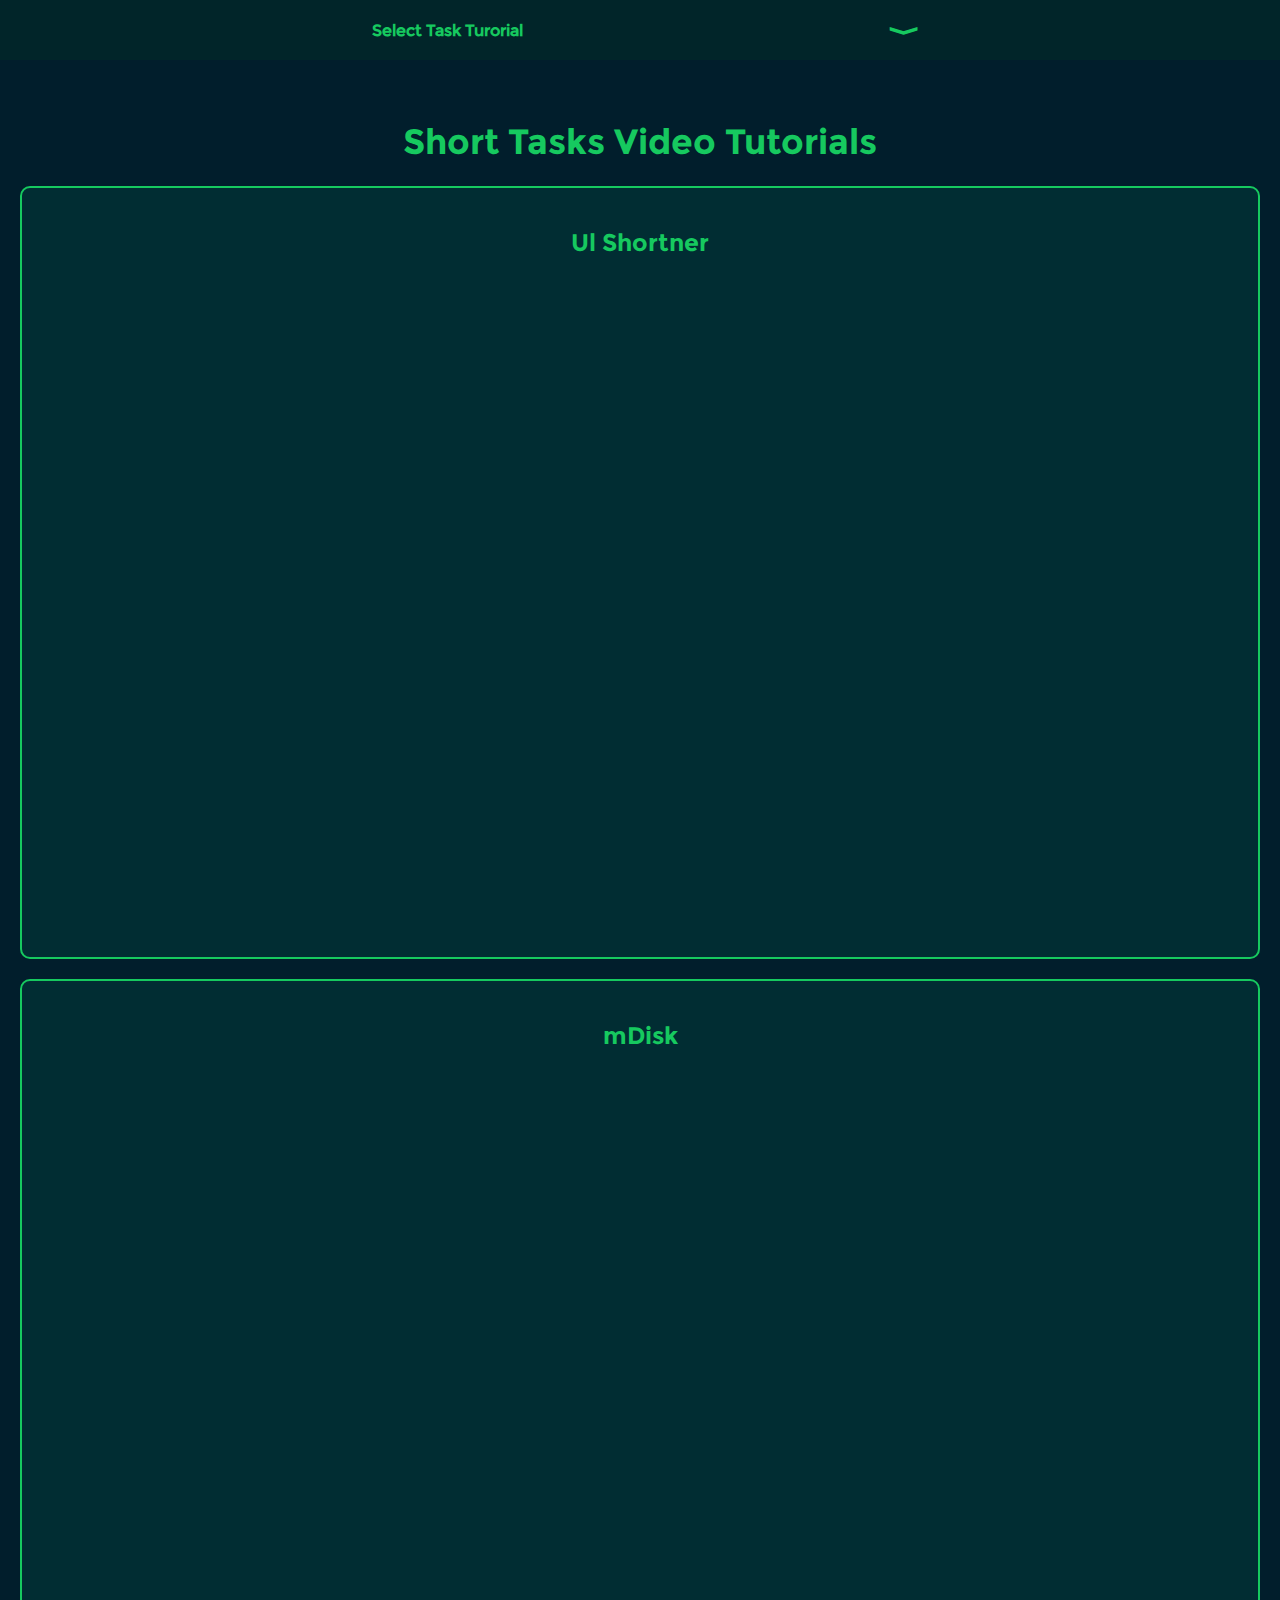
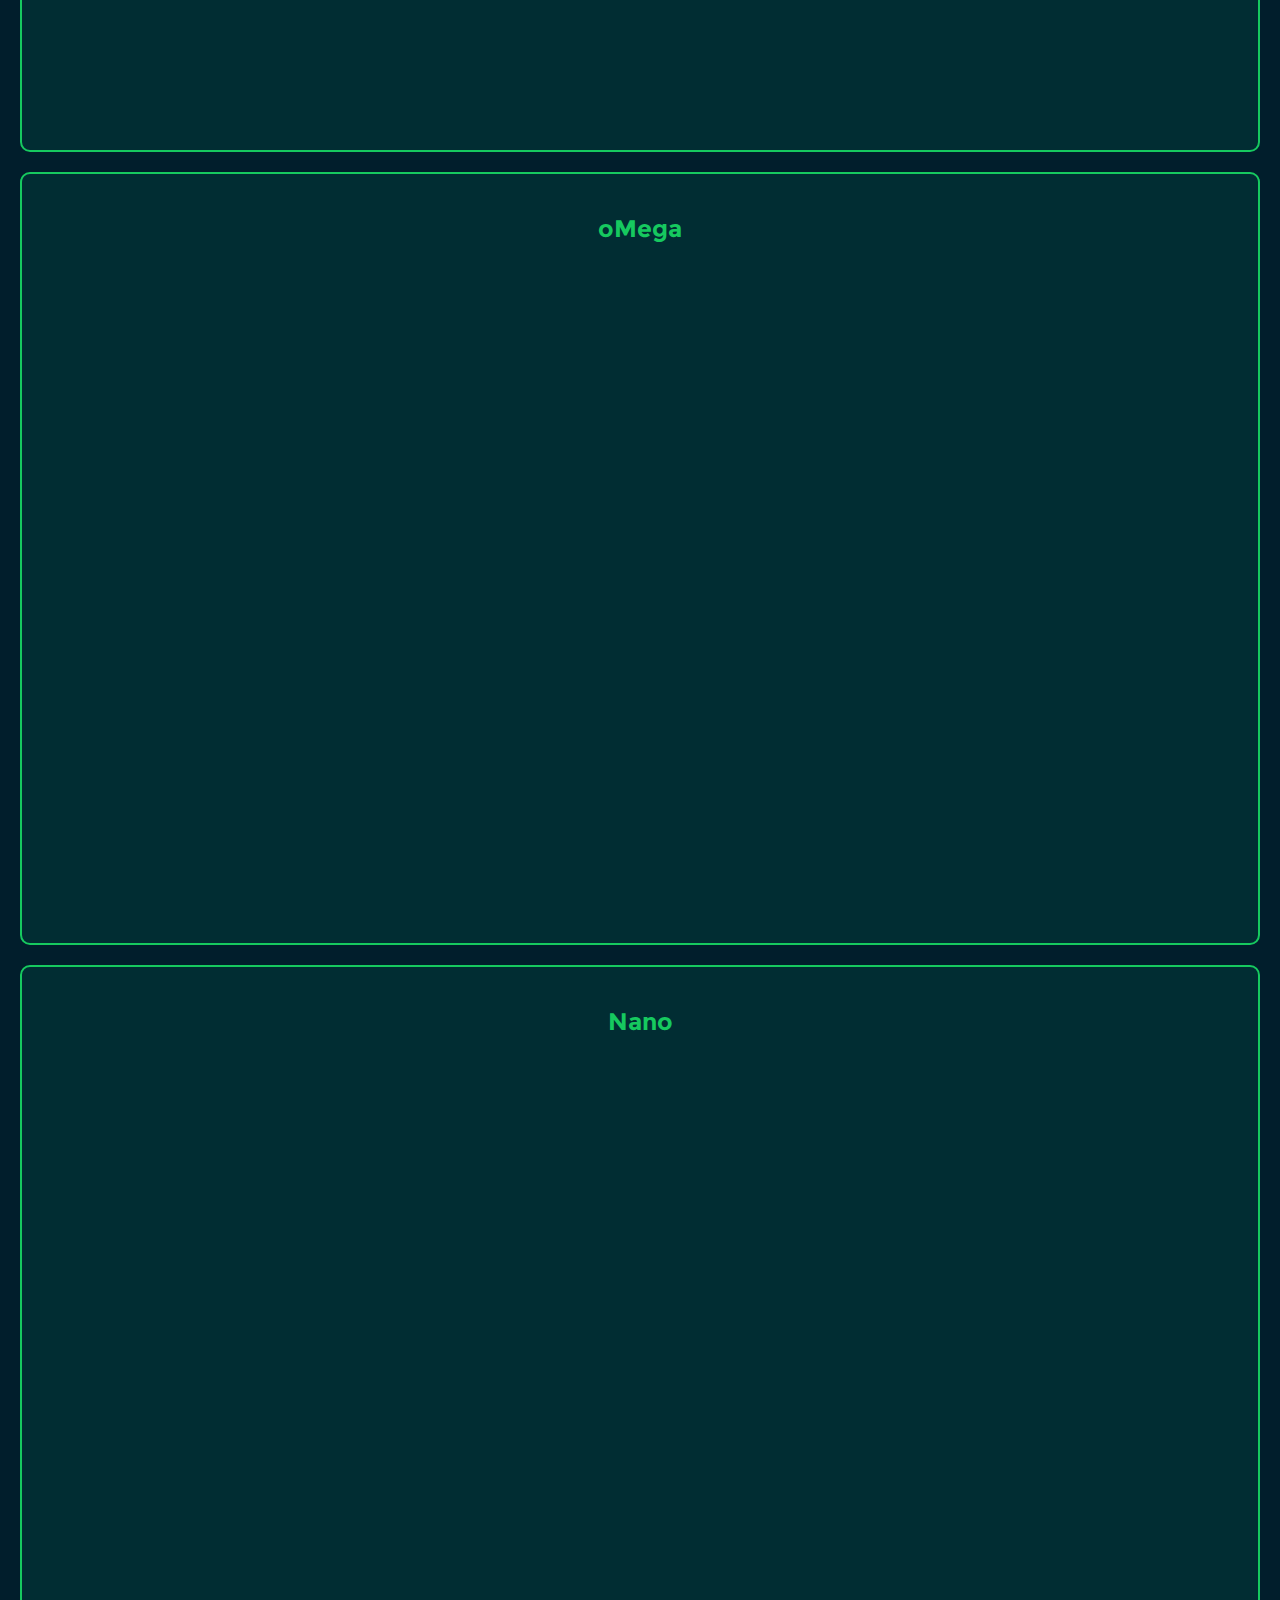
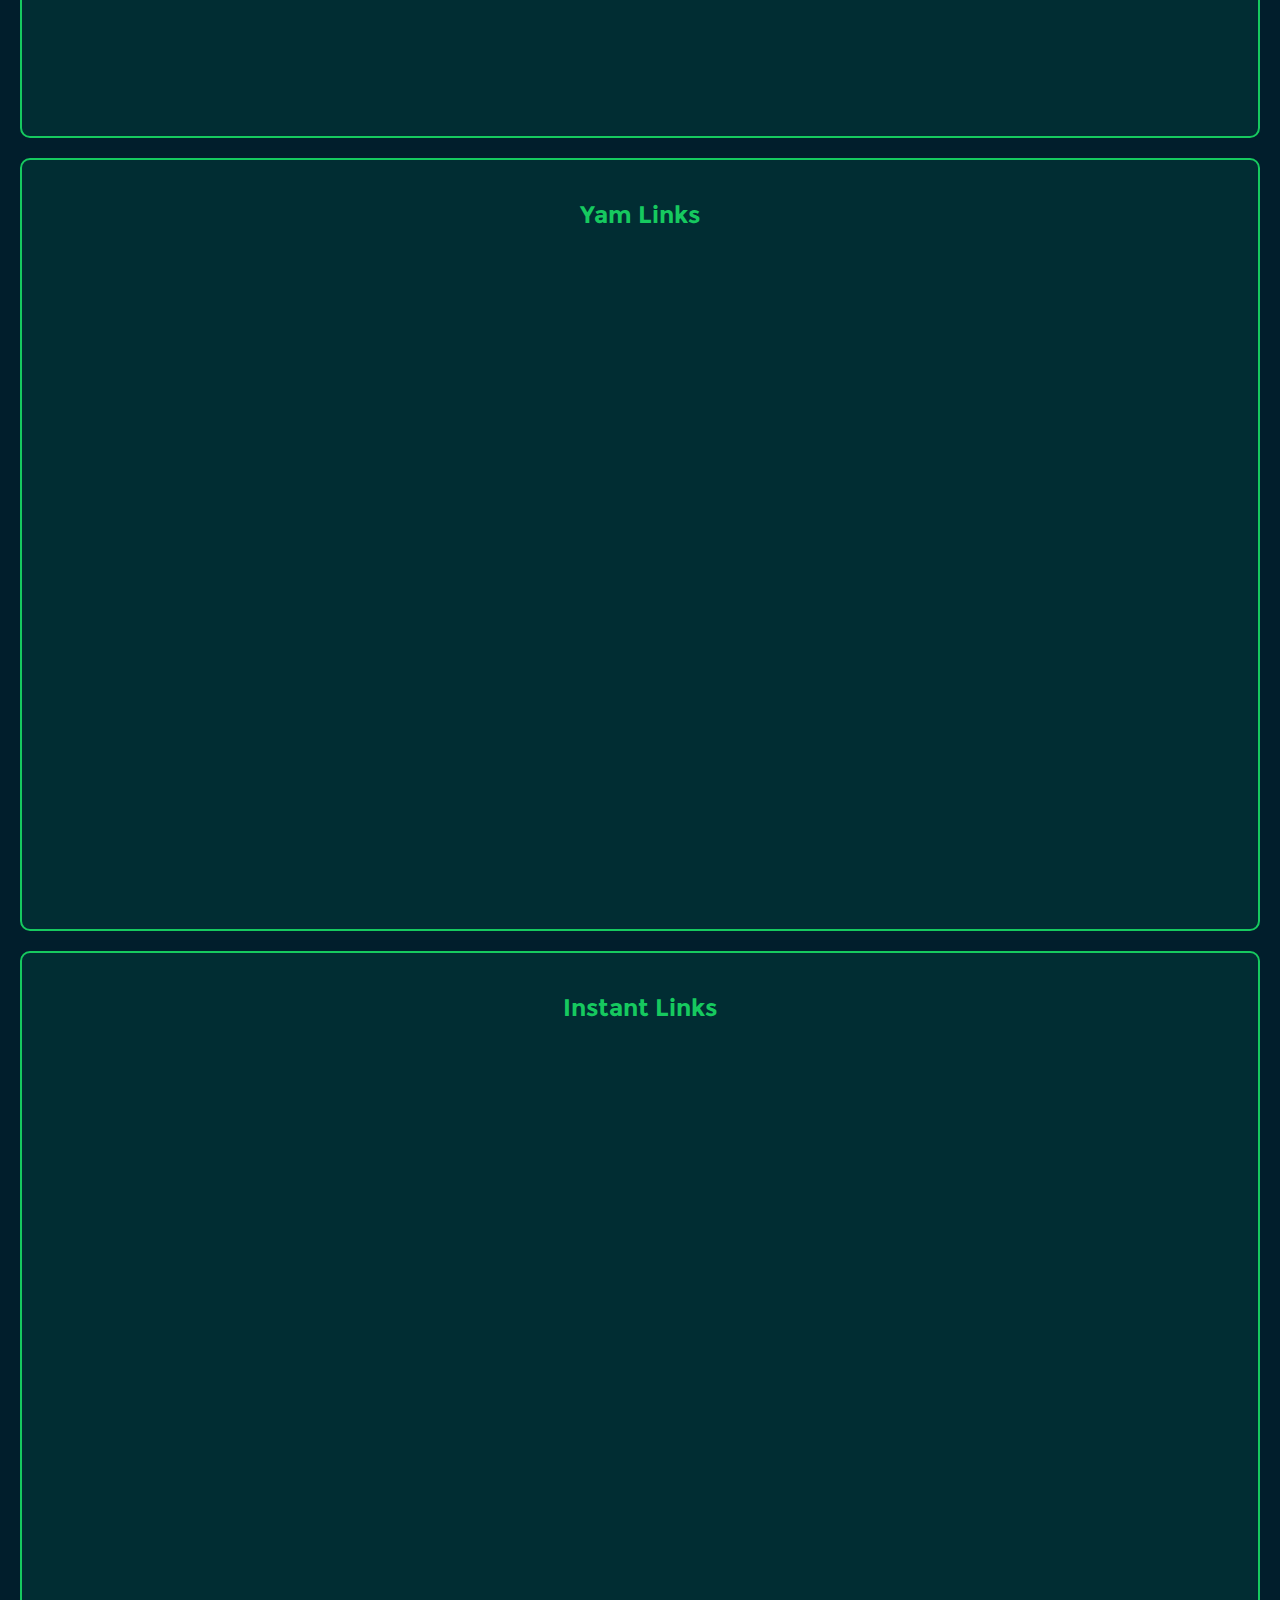
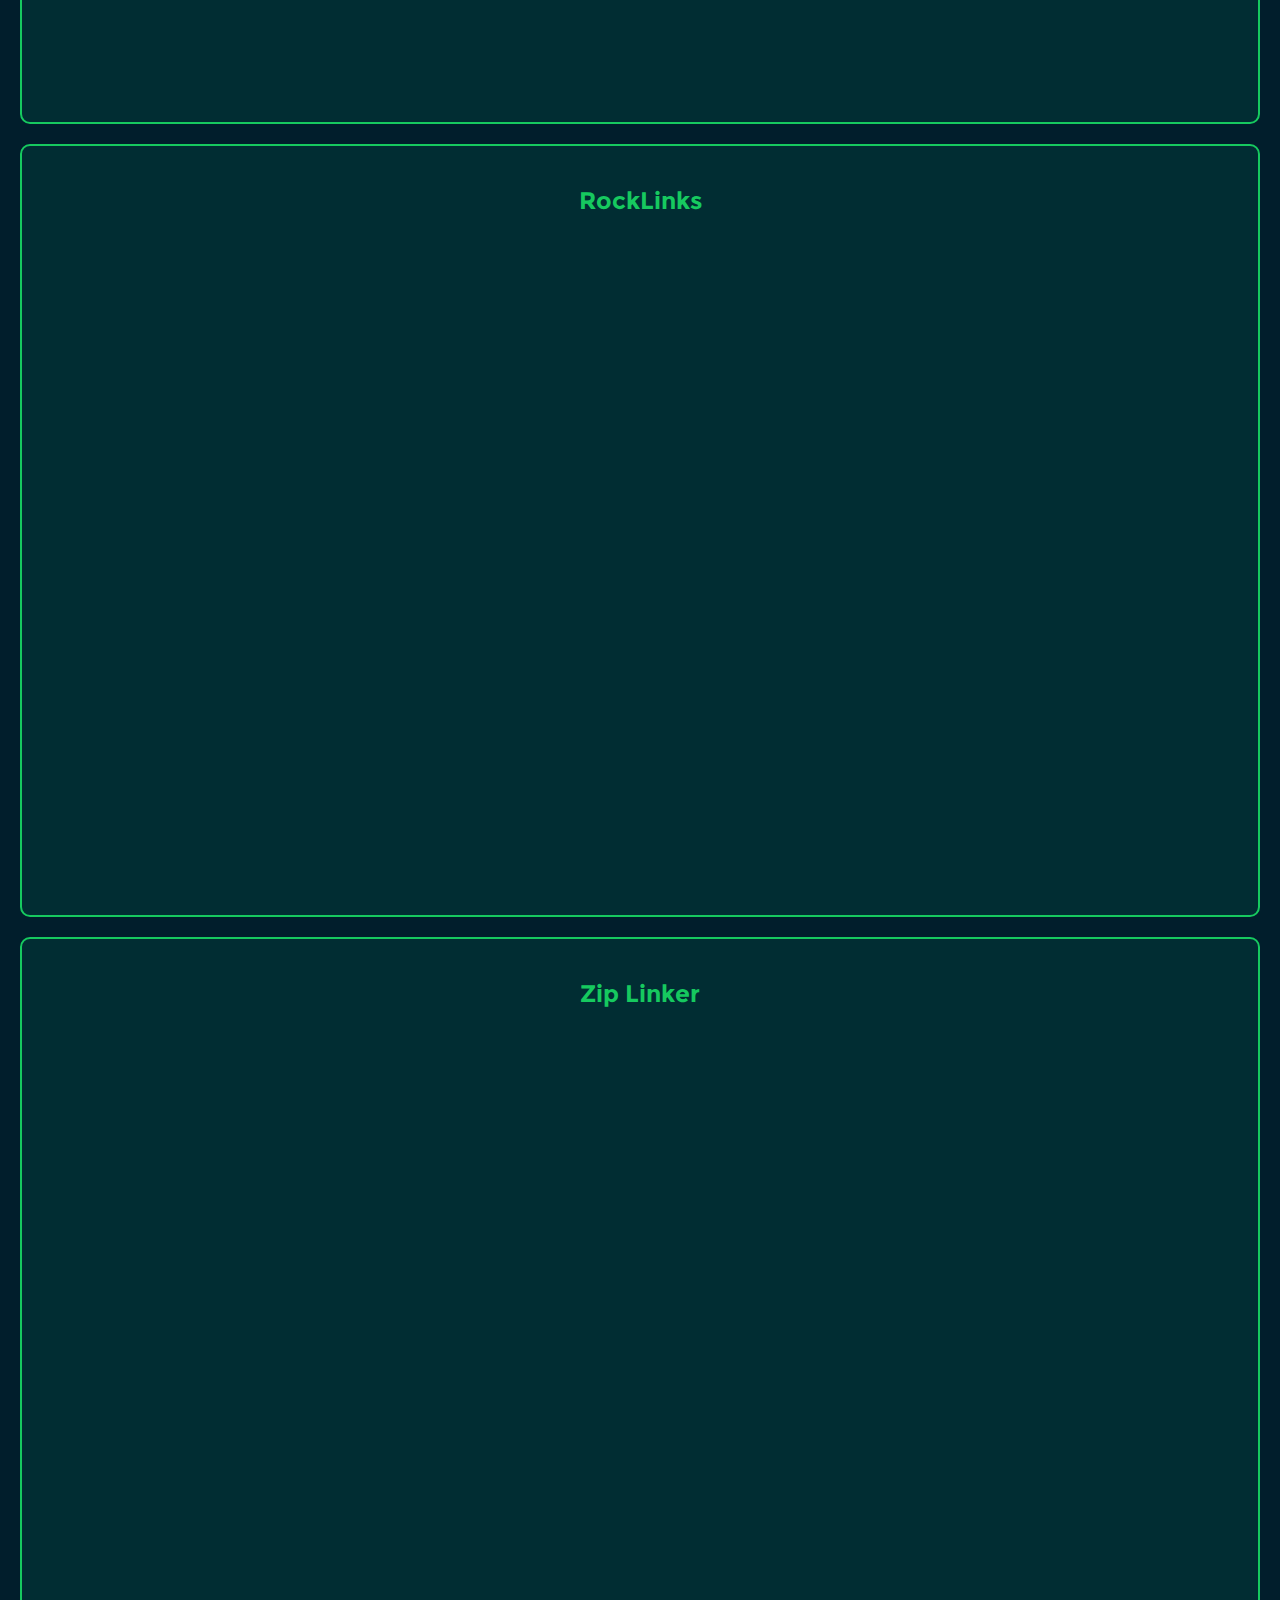
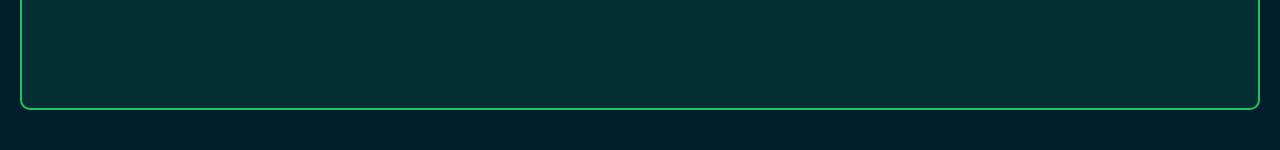
<file: tutorials.html>
<!DOCTYPE html>
<html lang="en">
<head>
    <!-- Google tag (gtag.js) -->
<script async src="https://www.googletagmanager.com/gtag/js?id=G-698756V3SX"></script>
<script>
  window.dataLayer = window.dataLayer || [];
  function gtag(){dataLayer.push(arguments);}
  gtag('js', new Date());

  gtag('config', 'G-698756V3SX');
</script>
    <meta charset="UTF-8">
    <meta name="viewport" content="width=device-width, initial-scale=1.0">
    <title>Task Video Tutorials</title>
    <style>
        @font-face {
            font-family: h;
            src: url('appfont2_bold.ttf');
        }
        @font-face {
            font-family: p;
            src: url('appfont2_regular.ttf');
        }
  html{
    scroll-behavior: smooth;
  }
  
        body {
            font-family: p, Arial, sans-serif;
            background-color: #011e2c;
            color: #333;
            margin: 0;
            padding:20px 20px;
        }
        .heading{
            text-align: center;
            color:#16C95F;
            font-family: h, Arial, sans-serif;
          margin-top:100px;
          font-size:35px;
        }
  h1{
    color:#16C95F;
    font-size:16px;
  }
.btns  h1:nth-child(2){
  transform:rotate(270deg);
  font-size:25px;
  transition:.5s;
  font-family:h;
} 
#tskbtn{
  font-size:30px;
  cursor: pointer;

}
        .task {
            margin: 20px 0;
            padding: 20px;
            background-color:#012D33;
            border: 2px solid #16C95F;
            border-radius: 10px;
        }
        .task h2 {
            color: #16C95F;
            text-align: center;
            font-family: h, Arial, sans-serif;
        }
        iframe {
            display: block;
            margin: 20px auto;
            border: none;
            border-radius: 10px;
            width: 100%;
            height:640px; /* Adjust height for portrait mode */
        }
  .btns{
    height:60px;
    width:100%;
    background:#012529;
    display:flex;
    align-items:center;
    justify-content:space-evenly;
    position:fixed;
    top:0;
    left:0;
    z-index:40;
  }
  .btns a{
    height:30px;
    width:80px;
    background:red;
    color:white;
    text-decoration:none;
    text-align:center;
    margin-left:2px;
    margin-right:2px;
    line-height:30px;
  }
  .mobile_links{
  height:100vh;
  width:60%;
  background:#011e2c;
  display:flex;
  justify-content: center;
  align-items: center;
  position:fixed;
  z-index:30;
  top:-100vh;
  right:0;
  transition: .5s;
}
.mobile_links ul{
  height:400px;
  width:100%;
  background:#011e2c;
  display:inline;
  align-items:center;
  justify-content:space-between;
  list-style: none;
}

.mobile_links ul li{
  text-align:center;
  width:100%;
  margin-bottom: 15px;
}

.mobile_links ul li a{
  color:#16C95F;
  margin-left:15px;
  font-size:20px;
  font-weight:bold;
  text-decoration: none;
  cursor:pointer;
  font-family:p;
  position:relative;
  text-align:center;
  margin-bottom:15px;
  width:100%;
}
.mobile_links ul li a::before{
  content:" ";
  background:#16C95F;
  height:3px;
  width:0;
  position:absolute;
  bottom:-3px;
  left:0;
  transition: 1.5s;
}

.mobile_links ul li a:hover::before{
  width:100%;
}
 
        @media (max-width: 600px) {
            iframe {
                width: 100%;
                height:640px;
              max-width:360px;
            }
        }
    </style>
</head>
<body>
    <h1 class="heading">Short Tasks Video Tutorials</h1>
  <div class="btns">
    <h1>Select Task Turorial</h1>
    <h1 id="tskbtn">⟨
    </h1>
  </div>

    <div class="task" id="ulshortner">
        <h2>Ul Shortner</h2>
        <iframe src="https://www.youtube.com/watch?v=BKAFtMu3t1I" allowfullscreen></iframe>
    </div>

    <div class="task" id="mdisk">
        <h2>mDisk</h2>
        <iframe src="https://www.youtube.com/embed/9xxD2SIlCZw?si=X4bMcWcm7du7o728" allowfullscreen></iframe>
    </div>

    <div class="task" id="oMega">
        <h2>oMega</h2>
        <iframe src="https://www.youtube.com/embed/p5R0GPdARvY?si=ItoE7_ioM3CQDG_9" allowfullscreen></iframe>
    </div>

    <div class="task" id="nano">
        <h2>Nano</h2>
        <iframe src="https://www.youtube.com/embed/DR4cebE-AwU?si=YYw4y30vtnHUtPgo" allowfullscreen></iframe>
    </div>
   <div class="task" id="yam">
        <h2>Yam Links</h2>
        <iframe src="https://www.youtube.com/embed/dOVqaszXzWI?si=P1_ZjRYsKKjuSFtb" allowfullscreen></iframe>
    </div>
   <div class="task" id="instant">
        <h2>Instant Links</h2>
        <iframe src="https://www.youtube.com/embed/fKBE6lk50KY?si=BS4dpitBDlO2XBIj" allowfullscreen></iframe>
    </div>
   <div class="task" id="rocklink">
        <h2>RockLinks</h2>
        <iframe src="https://www.youtube.com/embed/4ynr1jZWLKs?si=-XqbuoWFRW5op7Tl" allowfullscreen></iframe>
    </div>
    <div class="task" id="ziplinker">
        <h2>Zip Linker</h2>
        <iframe src="https://www.youtube.com/embed/wJ2TvD7pOfI?si=mOVmDp6Q9lUavkOZ" allowfullscreen></iframe>
    </div>

  <div class="mobile_links" id="menu">
        <ul>
          <li><a href='#ulshortner' >Ul Shortner</a></li>
          <li><a href='#mdisk' >mDisk</a></li>
          <li><a href='#oMega'>oMaga </a></li>
          <li><a href='#nano'>Nano</a></li>
          <li><a href='#yam'>Yam Links</a></li>
          <li><a href='#instant'>Instant Link</a></li>
          <li><a href='#rocklink'>RockLinks</a></li>
          <li><a href='#ziplinker'>Zip Linker</a></li>
            
        </ul>
      </div>
  
  <script>
  var a=1;
var btn=document.getElementById("tskbtn");
var mobile_menu=document.getElementById("menu");

btn.addEventListener("click", myFunction);

function myFunction() {
    if(a==1){
         mobile_menu.style.top=60+"px";
        btn.innerHTML="⟩";
        a=0;
    }else{
        mobile_menu.style.top=-100+"vh";
        btn.innerHTML="⟨";
        a=1;
    }
}
  </script>
</body>
</html>
</file>
<file: style.css>
*{
    margin: 0;
    padding: 0;
    box-sizing: border-box;
    scroll-behavior: smooth;
    transition:.3s;
}
@font-face {
    font-family: QolorBold;
    src: url(appfont2_bold.ttf);
  }
  @font-face {
    font-family: Qolor;
    src: url(appfont2_regular.ttf);
  }
::-webkit-scrollbar {
    width:0;
  }
  
  ::-webkit-scrollbar-track {
    background:transparent;
  }
  
  ::-webkit-scrollbar-thumb {
    background:transparent;
  }
  
body{
    background: linear-gradient(135deg,#080f06,#010304,#021E22);
}
.container{
   background: transparent;
    height:fit-content;
    width: 100%;
    margin-bottom:25px;
}
.nav{
    height:60px;
    width:100%;
    background:#024047;
    display: flex;
    align-items: center;
    justify-content: space-between;
    position:fixed;
    top:0;
    left:0;
    z-index:10;
    border-bottom-left-radius:30px;
    border-bottom-right-radius:30px;
}
.nav div{
    height: 100%;
    width:200px;
    display: flex;
    justify-content: left;
    align-items: center;

}
.nav div span{
    font-size: 20px;
    font-weight:bold;
    color: white;
    margin-left: 2px;
    font-family: QolorBold;
}
.nav div .logo{
    height:50px;
    width:50px;
    border-radius: 50%;
    margin-left: 10px;
}
.nav .menu{
    height:100px;
    width:60%;
}
.nav .menu ul{
    display: flex;
    list-style: none;
    height:100px;
    width:100%;
    align-items: center;
    justify-content: right;
}

.nav .menu ul li a{
    color:white;
    font-size: 20px;
    font-weight:300;
    margin-left: 10px;
    margin-right: 10px;
    text-decoration: none;
    font-family: QolorBold;
    position: relative;
}
.nav .menu ul li a::before{
    height:2px;
    width:0%;
    position: absolute;
    content: " ";
    bottom: -3px;
    background: #16C95F;
    transition: .5s ease-in-out;
}

.nav .menu ul li a:hover::before{
width:100%;
}
.menu_btn{
    display:none;
}
.content{
    height:100vh;
    width:100%;
    background:transparent;
    display:flex;
    align-items: center;
    justify-content: center;
}
.main_content,.main_image{
    height:50vh;
    width:45%;
    
}
.main_image{
    background:transparent;
    display: flex;
    align-items: center;
    justify-content: center;
}
.main_image img{
height:500px;
width: 500px;
}
.main_content{
    background:transparent;
    text-align: center;
    height:400px;
    padding:10px 10px 10px 10px;
    display:flex;
    flex-direction:column;
    align-items: center;
    justify-content: center;
}
.main_content h1{
    color:White;
    font-family: QolorBold;
    margin-bottom: 30px;
}
.main_content p{
    color:#16C95F;
    font-family: Qolor;
    
}
.main_content a{
    height:50px;
    width:250px;
    margin-top:50px;
    color:aqua;
    background:rgb(0, 0, 0);
    border:5px solid rgb(255, 255, 255);
    border-top-left-radius:30px ;
    border-bottom-right-radius:30px ;
    font-size: 25px;
    font-family:QolorBold;
    text-decoration:none;
    line-height: 40px;
    animation: btn_shap 1s infinite;
    transition: .5s ease-in-out;
    
}
.download_btn:hover{
    color:#16C95F;
}



.partners{
    height:fit-content;
    width:100%;
    color:white;
    background:transparent;
    text-align: center;
}
.partners #our_parteners{
    height:200px;
    width:100%;
    background:transparent;
    display: flex;
    align-items: center;
    justify-content:center;
    padding: 10px 10px 10px 10px;
}
.partners #our_parteners img{
height:100px;
width: 100px;
margin-left:20px;
margin-right:20px;
cursor: pointer;
border:2px solid green;
border-radius:50%;
}
.partners #our_parteners img:hover{
scale:1.2;
}
.partners h1{
    width:100%;
    text-align: center;
    font-family: QolorBold;
    font-size: 25px;
    color:white;
}

.features{
    height:fit-content;
    width:100%;
    background:transparent;
    text-align: center;
    padding:25px 25px 25px 25px;
}
.features h1{
font-size:25px;
color: white;
font-family:QolorBold;
width:100%;
line-height:40px;
height:40px;
background:transparent;
}

.features .features_info{
    height:fit-content;
    width:100%;
    background:transparent;
    display: flex;
    align-items: center;
    justify-content: center;
    flex-wrap: wrap;
}
.features .features_info div{
background:#012529;
color:rgb(15, 5, 5);
height:270px;
margin:20px;
border: 2px solid lightblue;
display: flex;
flex-direction:column;
align-items: center;
justify-content: center;
padding: 10px 10px 10px 10px;
position:relative;
flex: 1 1 33%;
}
.features .features_info div h2{
    color:#16C95F;
}
.features .features_info div::after{
position:absolute;
top:0;
left:0;
content:"";
height: 270px;
width:100%;
background:linear-gradient(to bottom,#FF000000,#FF000000);
z-index:2;
}

.features .features_info div img,.features .features_info div h2,.features .features_info div p{
    margin-bottom: 15px;
}
.features .features_info div img{
height:50px;
width:50px;
border-radius: 10px;
box-shadow: 2px 5px 0 0 rgb(92, 97, 97);
transition: .3s ease-in-out;
}

.features .features_info div:hover img{
    height:85px;
    width:85px;
    box-shadow: 3px 7px rgb(77, 83, 83);

}

.features .features_info div h2{
    font-family: QolorBold;
}
.features .features_info div p{
    font-family: Qolor;
    color:#ffffff;
}

.app_info{
    height:fit-content;
    width:100%;
    background:transparent;
    text-align: center;
    padding:15px 15px 15px 15px;
    margin-top:25px;
    display: flex;
    flex-direction: column;
    align-items: center;
    justify-content: center;
}
.app_info div{
    height:fit-content;
    width:100%;
    background:transparent;

}
.app_info h1{
    font-size:25px;
    color: white;
    margin-bottom: 20px;
    font-family:QolorBold;
    width:100%;
    line-height:40px;
    height:40px;
    background:transparent;
}
.app_info .future_products{
    height:fit-content;
    width:100%;
    background:transparent;
    display: flex;
    align-items: center;
    justify-content: center;

}
.app_info .future_products div{
    height:270px;
    width:100%;
    display: flex;
    margin:25px;
    flex-direction: column;
    align-items: center;
    justify-content:space-around;
    overflow: hidden;
    position: relative;
    background:#012529;
}
.app_info .future_products div h2{
    font-size:20px;
    color:#16C95F;
    width:100%;
    background:transparent;
    font-family:QolorBold;
}
.app_info .future_products div img{
height: 100px;
width:100px;
border-radius:50%;
}
.app_info .future_products div .fake_btn{
height:35px;
color:white;
background:#0c582b;
width:200px;
font-size:20px;
text-align:center;
line-height: 40px;
cursor: pointer;
border-radius:20px;
}
.app_info .future_products div .info{
    height:300PX;
    width:100%;
    position:absolute;
    padding: 10px 10px 10px 10px;
    top:-330px;
    left:-25px;
    background:linear-gradient(to bottom,#01070c,#06233b75);
    z-index: 2;
    color:#16C95F;
    transition:.5s ease-in-out;
    font-family: serif;
}
.app_info .future_products div .info h1{
    width:100%;
    height:40px;
    font-family:QolorBold;
}
.app_info .future_products div .info p{
    width:75%;

    font-family:Qolor;
}
.app_info .future_products div .fake_btn:hover .info,.app_info .future_products div:hover .info{
    top:-30px;
}

.app_num h1{
    text-align: center;
    color:white;
}
.app_data{
    height:350px;
    display: flex;
    align-items: center;
    justify-content: center;
}
.app_data div{
    height:150px;
    width:150px;
    display: flex;
    align-items: center;
    justify-content: center;
    flex-direction: column;
    flex-wrap: wrap;
    margin-left: 20px;
    margin-right: 20px;
}
.app_data div h1{
 font-size:30px;
 font-family: QolorBold;
 color:white;
}
.app_data div span{
    font-size:20px;
    color:#16C95F;
    font-family: QolorBold;
    text-align: center;
}

.footer{
    height:300px;
    width:100%;
    display: flex;
    align-items: center;
    justify-content:space-between;
    background:transparent

}
.footer .ftinner{
    height:300px;
    width:300px;
    background:transparent;
    padding:12px;
}
.footer .ftinner h1{
    font-family: QolorBold;
    color:#16C95F;
    font-size: 25px;
    margin-bottom:10px ;
}
.footer .ftinner p{
    font-family: Qolor;
    color:white;
    font:15px;
    
}

.footer .ftinner:nth-child(1) img{
    height:60px;
    width:60px;
} 
.footer .ftinner ul{
    list-style: none;
    height:200px;
    width:100%;
    display:flex;
    flex-direction:column;
    align-items: center;
    justify-content:center;
}
.footer .ftinner ul li{
    list-style: none;
    height:40px;
    line-height:40px;
    width:100%;
    text-align:center;
}
.footer .ftinner ul li a{
height:25px;
width:100%;
text-decoration: none;
color:#ffffff;
font-size:20px;
line-height:10px;
font-family: Qolor;
transition:.3s;
}
.footer .ftinner ul li:hover a{
color:#16C95F;
}

.footer .ftinner:nth-child(3) h1{
   text-align: right;
   width:100%;
   margin-bottom:10px;

}
.footer .ftinner:nth-child(3) ul{
    float:right;
    margin-top:10px;
    padding-right:10px;
}
.footer .ftinner:nth-child(3) ul li a{
    float:right;
    margin-top:10px;
    text-align: right;
}
.footer .ftinner:nth-child(2) h1{
    text-align: center;
}

.main_footer{
    height:30px;
    width:100%;
    text-align:center;
    color:#16C95F;
    font-family:Qolor;
    font-size:16px;
    display:flex;
    align-items: center;
    justify-content: center;

}
#menu_shutter{
    display:none;
}

.main{
    height:fit-content;
    width:100%;
    text-align:center;
    margin-top:100px;
}
.main h1{
    color:#16C95F;
}
.main .ptnr_box{
    height:fit-content;
    width:100%;
    display:flex;
    align-items:center;
    justify-content:center;
    flex-wrap: wrap;
}
.main .ptnr_box .partenrs{
    height:550px;
    flex:1 1 45%;
    display:flex;
    flex-direction:column;
    align-items:center;
    margin:30px;
    background:#031c1f;
    padding:20px;
    border: 3px solid oldlace;
    border-radius:20px;
}

.main .ptnr_box .partenrs img{
height:200px;
width:200px;
border-radius:50%;
margin-bottom:20px;
}
.main .ptnr_box .partenrs h2{
font-family:QolorBold;
color:#16C95F;
font-size:30px;
margin-bottom:10px;
}

.main .ptnr_box .partenrs lable{
    font-family:QolorBold;
    color:#16C95F;
    font-size:20px;
    margin:10px;
    }
    .main .ptnr_box .partenrs lable span{
        font-family:QolorBold;
        color:#a84503;
        font-size:20px;
    }
    .main .ptnr_box .partenrs p span{
        font-family:QolorBold;
        color:#910303;
        font-size:20px;
    }

    .main .ptnr_box .partenrs p{
        color:#ffffff;
        font-family:Qolor;
        margin-bottom:35px;
    }
    .main .ptnr_box .partenrs a{
        height:40px;
        width:200px;
        color:#16C95F;
        background:#011214;
        display:flex;
        align-items:center;
        justify-content:center;
        font-size:18px;
        font-family:Qolor;
        text-decoration:none;
        border-radius:10px;
        transition:.3s;
    }

    .main .ptnr_box .partenrs a:hover{
        color:#0c582b;
    }
</file>
<file: mobile.css>
@media(max-width:800px) {
    body{
        background: linear-gradient(135deg,#080f06,#010304,#021E22);
        padding-top:60px;
    }
    #menu{
        display:none;
    }
    .menu_btn{
        display:block;
        width:50px;
        text-align:center;
        color:white;
        cursor: pointer;
    }
     .container .content{
        flex-direction:column;
        height:max-content;
        align-items: center;
        justify-content: center;
     }
     .content .main_content{
       display: flex;
       height:fit-content;
       width:100%;
       align-items: center;
       justify-content: center;
    }
    .main_content p{
        margin-bottom:30px;
    }
    .main_image {
        margin:0;
        height:fit-content;
    }
    .main_image img{
        height:350px;
        width:350px;
        margin-top:0;
        margin-bottom:0;
    }
    .main_content a{
        margin-top:100px;
        margin-bottom:120px;
        border-color: aliceblue;
    }
    .partners{
        height:300px;
        padding:0;
    }
    .partners #our_parteners{
        height:150px;
        margin:0;
        align-items:center;
        justify-content: center;
    }
    .partners #our_parteners img{
        height:80px;
        width:80px;
        margin-left:10px;
        margin-right:10px;
    }


     .nav{
        height:60px;
        position:fixed;
        top:0;
        left:0;
        z-index:5;
     }
     .nav div .logo{
        height:50px;
        width:50px;
        border-radius: 50%;
        margin-left: 10px;
    }
    .nav .menu ul li a{
        color:white;
        font-size: 17px;
        font-weight:300;
        margin-left: 8px;
        margin-right: 8px;
        text-decoration: none;
        font-family: QolorBold;
        position: relative;
    }


    .features{
        height:fit-content;
        padding:0;
    }
    .features .features_info{
        height:fit-content;
        width:100%;
        display: flex;
        align-items: center;
        justify-content: center;
        flex-direction:row;
    }
    .features .features_info div{
        height:250px;
        width:80%;
        margin-bottom:10px;
        
    }
    .features .features_info div h2{
       color:#16C95F;
        
    }
    .features .features_info div p{
        color:white;
         
     }

    .app_info .future_products div .fake_btn{
        height:40px;
        color:white;
        background:#0c582b;
        width:200px;
        text-align:center;
        line-height: 40px;
        cursor: pointer;
        border-radius:20px;
        }
    .app_info{
        display: flex;
        flex-direction:column;
        align-items: center;
        justify-content: center;
    }
    .app_info .future_products{
        height:fit-content;
        display:flex;
        align-items: center;
        justify-content: center;
        flex-wrap:wrap;
    }
    .app_info .future_products div{
        height:270px;
        width:80%;
        margin-bottom:10px;
        flex:1 1 50%;

    }
    .app_info .future_products div .info{
        height:270px;
        width:100%;
    }
    .app_data{
        height:fit-content;
        display: flex;
        align-items: center;
        justify-content: center;
        padding:30px;
        flex-wrap: wrap;
    }
    .app_data div{
        width:75px;
        height:150px;
        background:transparent;
        position: relative;
        flex:1 1 33%;
        margin:10px;
      
    }
    

    .footer{
        height:fit-content;
        width:100%;
        display: flex;
        flex-direction: column;
        align-items: center;
        justify-content:space-between;
        background:transparent
    }
    .footer .ftinner{
        height:300px;
        width:250px;
        background:transparent;
        padding:12px;
    }
    .ftinner img{
        display:none;
    }
    .footer .ftinner h1{
        text-align: center;
        font-size:30px;
        margin-bottom:10px;
    }
    .footer .ftinner p{
        text-align:center;
        font-size:18px;
    }

    .footer .ftinner:nth-child(3) h1{
      text-align:center;
    }
    .footer .ftinner:nth-child(3) ul li a{
        margin-top:10px;
        text-align:center;
    }

    .main_footer{
        height:35px;
        width:100%;
        background:black;
    }
    #menu_shutter{
        display:block;
    }
    
#menu_shutter{
    position:fixed;
    top:-450px;
    right:0;
    width:100%;
    height:450px;
    background:transparent;
    z-index:4;
    transition:0.5s ease-in;
    
}
#menu_shutter ul{
    float:right;
    background:#012D33;
    padding:20px;
    list-style-type:none;
    height:250px;
    width:100%;
    border-bottom-left-radius:30px ;
    border-bottom-right-radius:30px;
    padding-top:50px;

}
#menu_shutter ul li{
    width:100%;
    height:40px;
}
#menu_shutter ul li a{
    height:40px;
    width:100%;
    text-decoration:none;
    text-align:left;
    color:white;
    font-size:20px;
    font-family:QolorBold;
    position: relative;

}
#menu_shutter ul li a::before{
    height:4px;
    width:0%;
    position: absolute;
    content: " ";
    bottom: -3px;
    background:#16C95F;
    transition: .5s ease-in-out;
    border-radius:10px;
}

#menu_shutter ul li a:hover::before{
width:100%;
}
}
</file>
